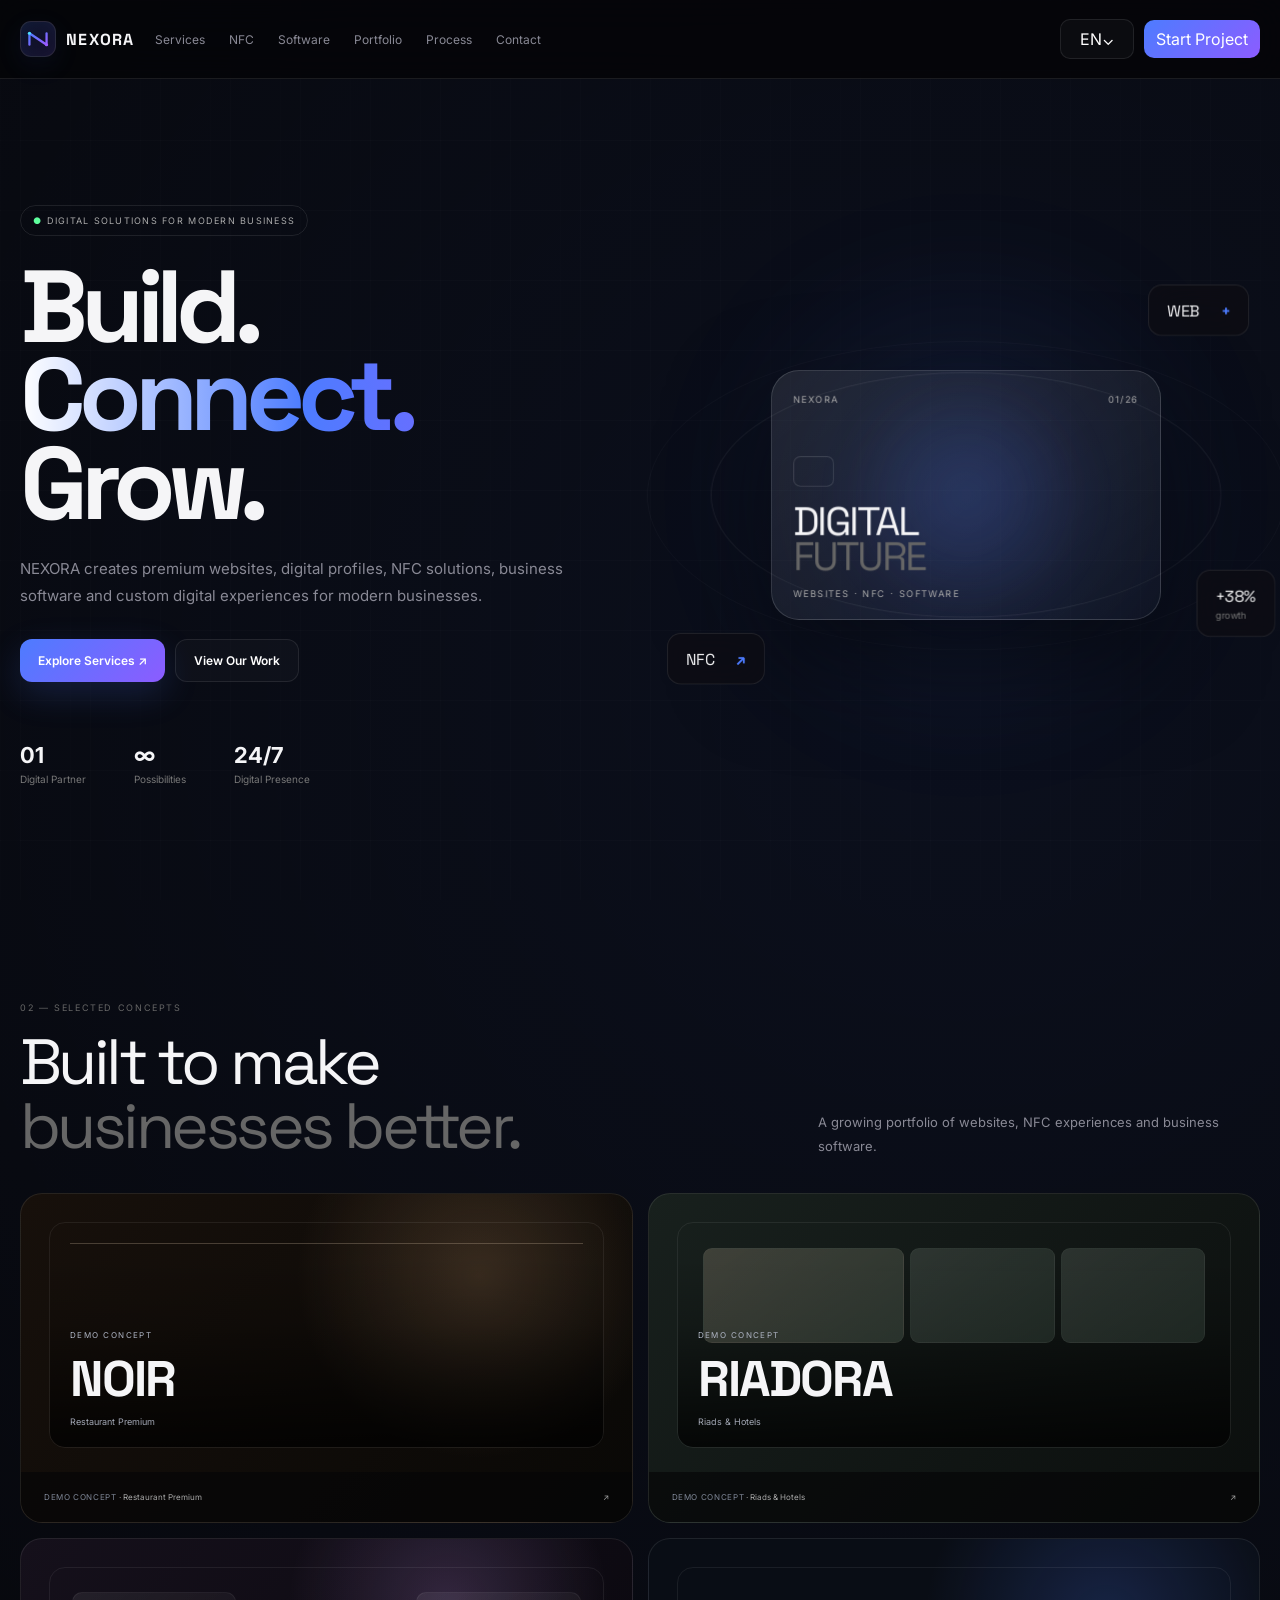
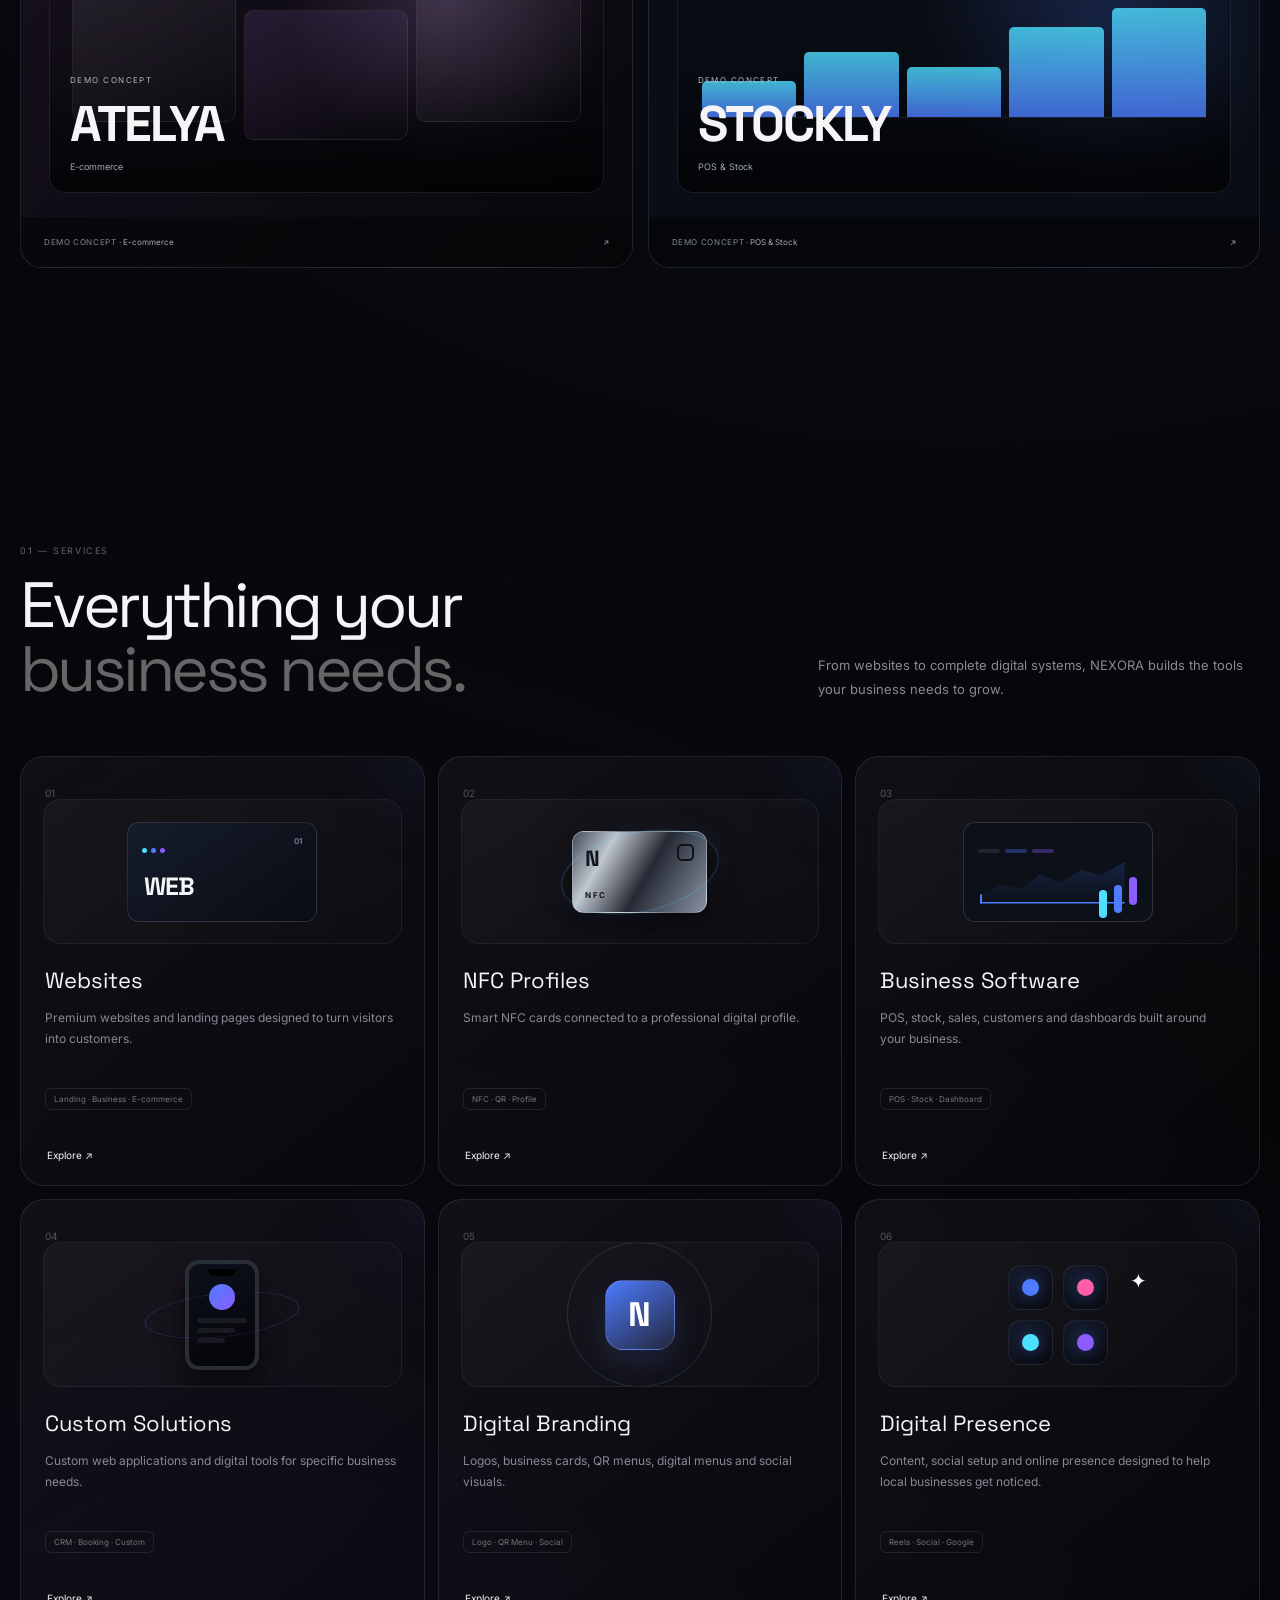
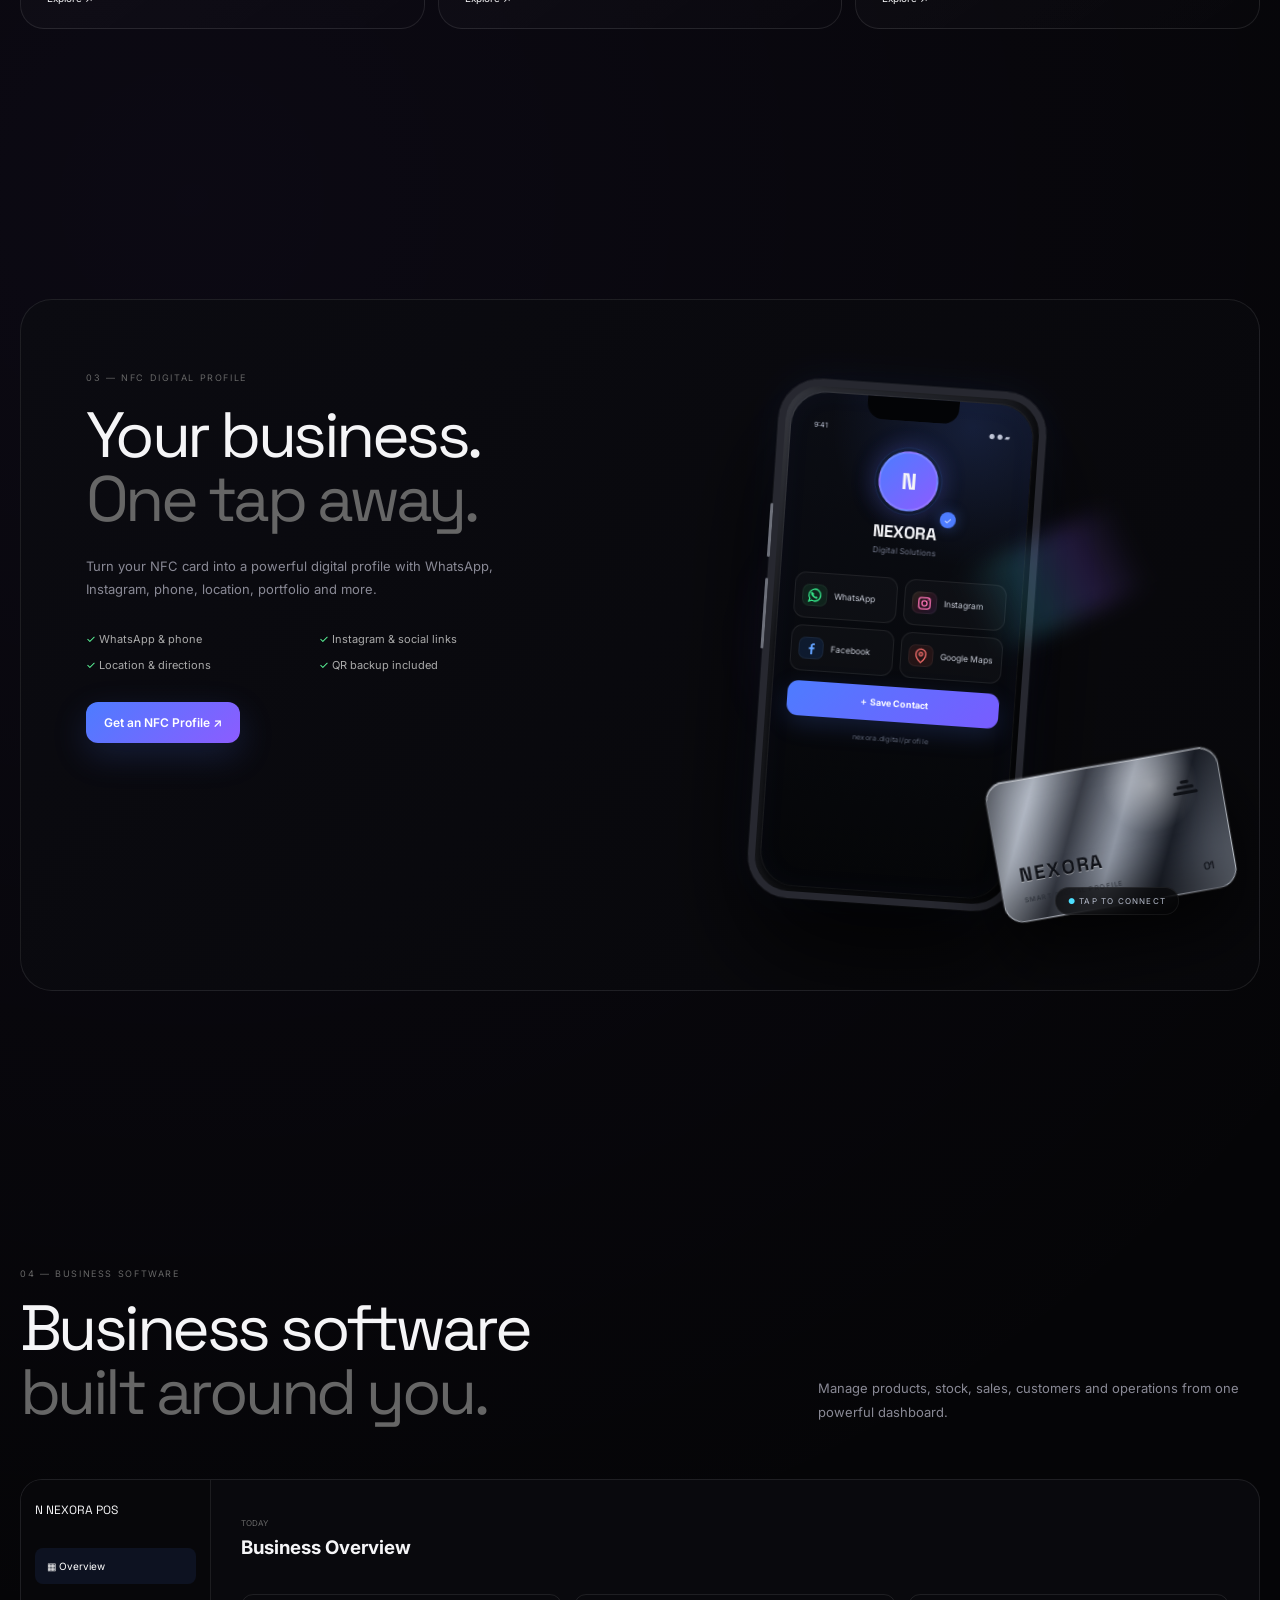
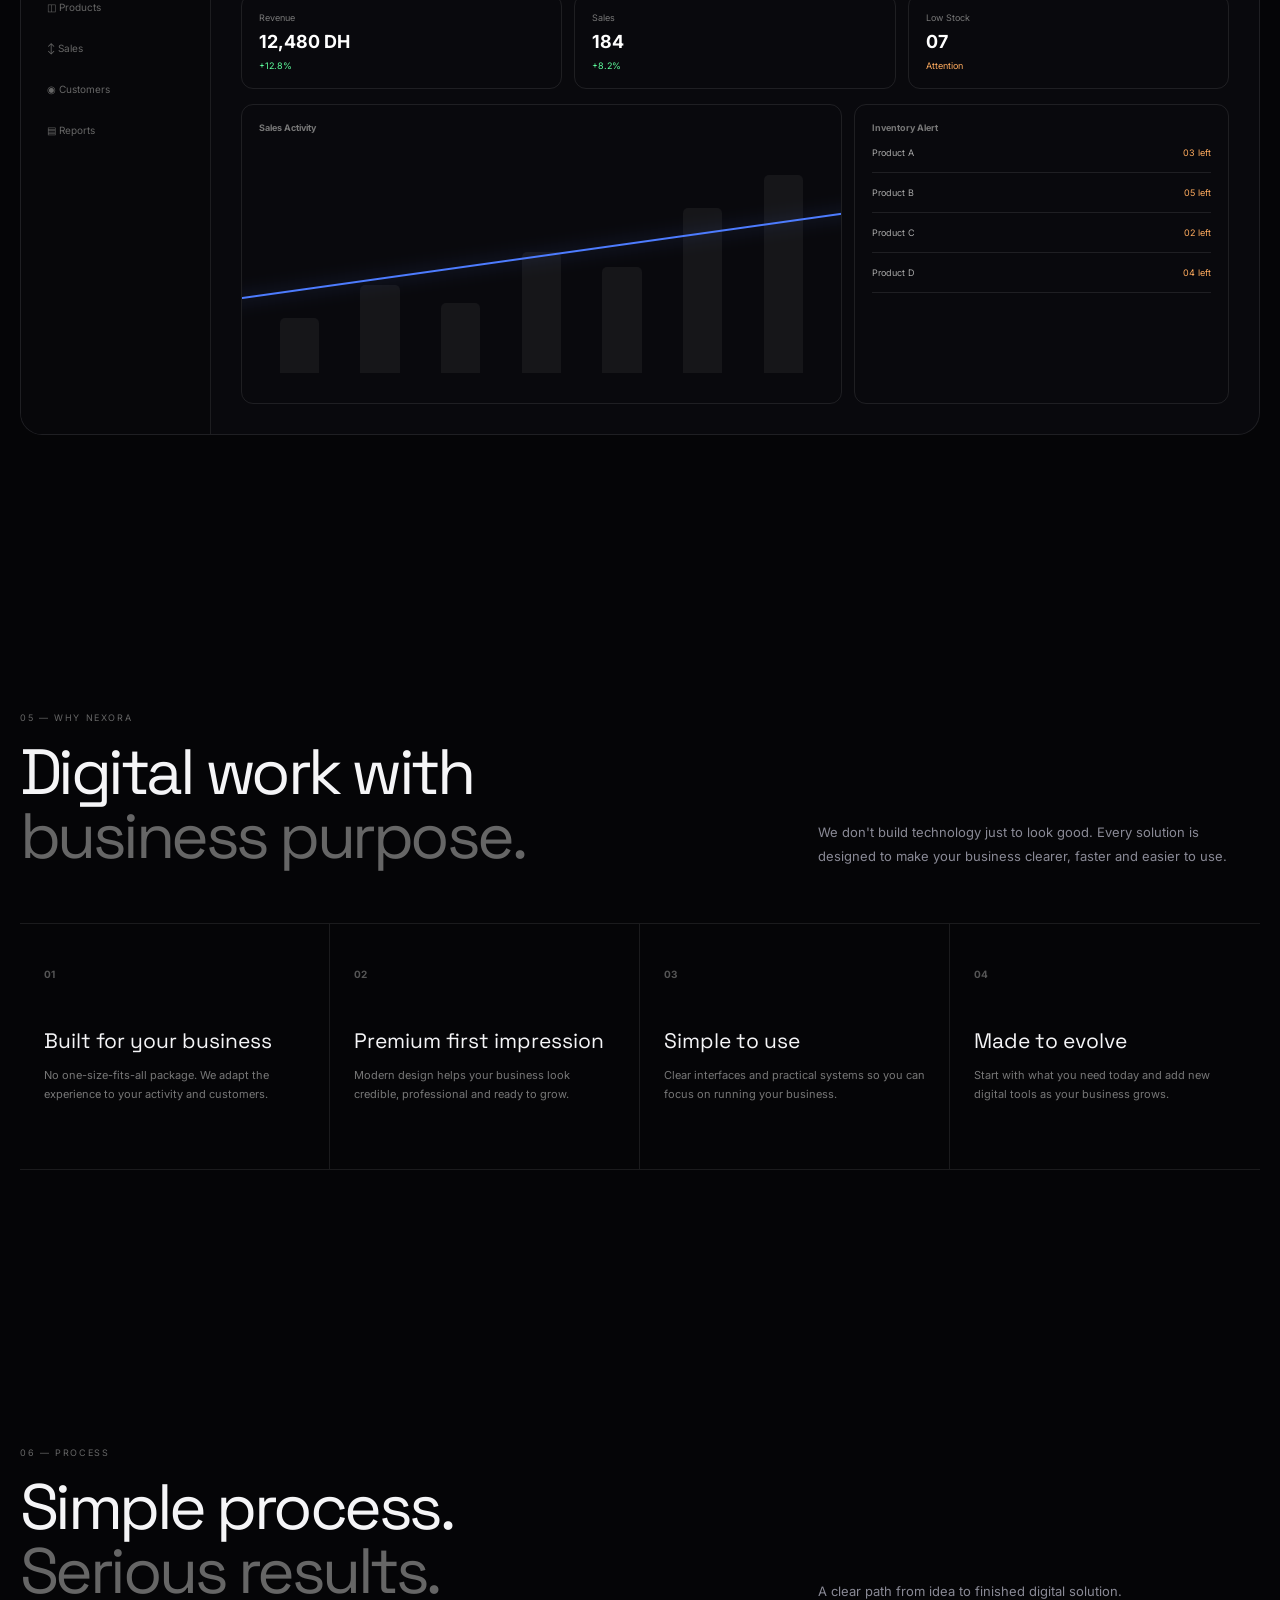
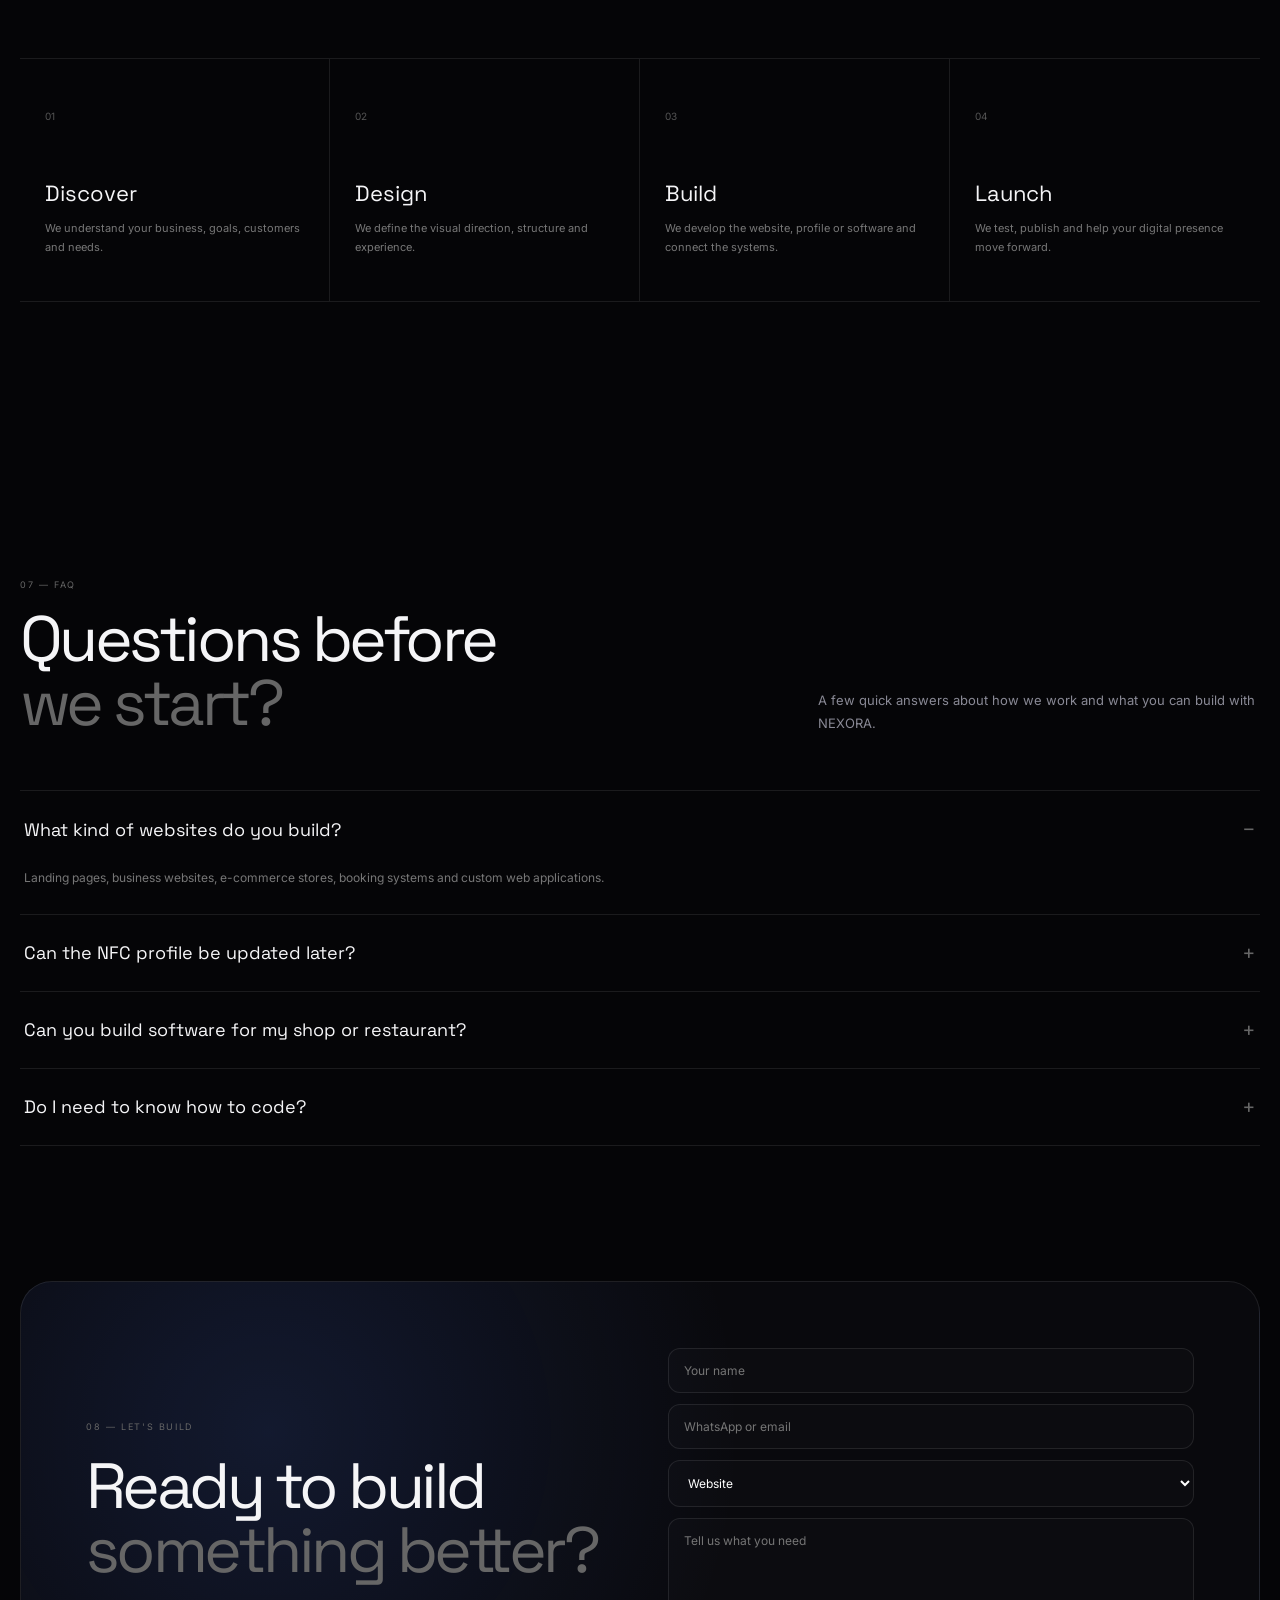
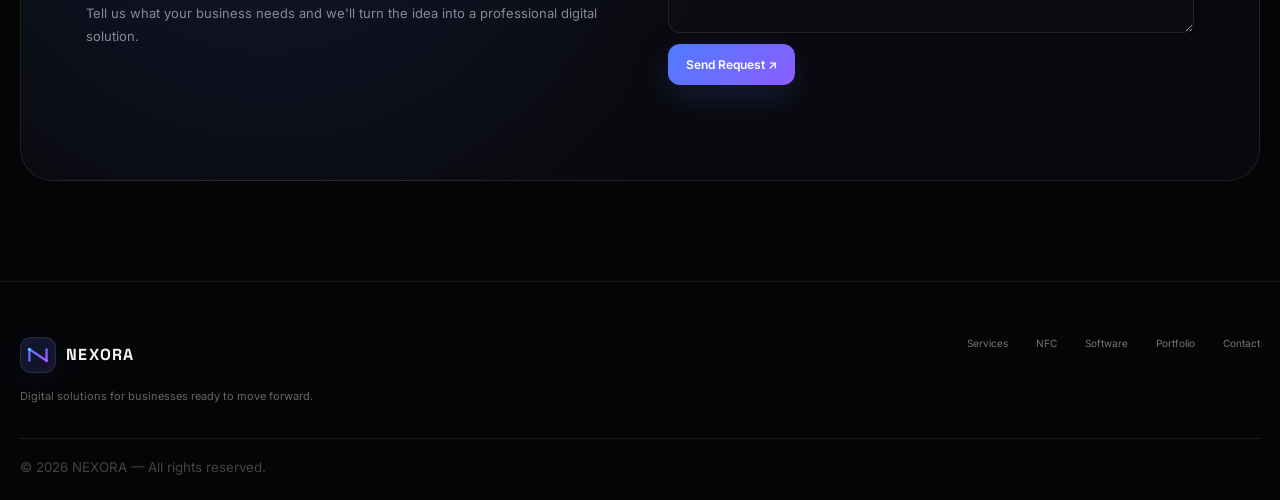
<file: index.html>
<!doctype html>
<html lang="en" dir="ltr">
<head>
<meta charset="UTF-8">
<meta name="viewport" content="width=device-width,initial-scale=1">
<meta name="description" content="NEXORA — Digital Solutions">
<title>NEXORA — Digital Solutions</title>
<link rel="preconnect" href="https://fonts.googleapis.com">
<link rel="preconnect" href="https://fonts.gstatic.com" crossorigin>
<link href="https://fonts.googleapis.com/css2?family=Inter:wght@400;500;600;700&family=Noto+Sans+Arabic:wght@400;500;600;700&family=Space+Grotesk:wght@500;600;700&display=swap" rel="stylesheet">
<link rel="stylesheet" href="style.css">
</head>
<body>
<header class="navbar">
  <div class="nav-inner">
    <a class="logo" href="#home" aria-label="NEXORA"><span class="logo-mark" aria-hidden="true"><svg viewBox="0 0 42 42" role="img"><defs><linearGradient id="nxg" x1="0" y1="0" x2="1" y2="1"><stop offset="0" stop-color="#4d7cff"/><stop offset="1" stop-color="#9b5cff"/></linearGradient></defs><path d="M9 29V13l24 16V13" fill="none" stroke="url(#nxg)" stroke-width="3.2" stroke-linecap="round" stroke-linejoin="round"/><circle cx="9" cy="13" r="2.2" fill="#4ddfff"/><circle cx="33" cy="29" r="2.2" fill="#9b5cff"/></svg></span><span>NEXORA</span></a>
    <nav class="nav-links">
      <a href="#services" data-i18n="nav_services">Services</a>
      <a href="#nfc" data-i18n="nav_nfc">NFC</a>
      <a href="#software" data-i18n="nav_software">Software</a>
      <a href="#work" data-i18n="nav_work">Portfolio</a>
      <a href="#process" data-i18n="nav_process">Process</a>
      <a href="#contact" data-i18n="nav_contact">Contact</a>
    </nav>
    <div class="nav-actions nav-controls">
      <div class="language">
        <button id="languageBtn" type="button">EN⌄</button>
        <div id="languageMenu" class="language-menu">
          <button type="button" data-lang="en">English</button>
          <button type="button" data-lang="fr">Français</button>
          <button type="button" data-lang="ar">العربية</button>
        </div>
      </div>
      <a class="nav-cta" href="#contact" data-i18n="start">Start Project</a>
      <button id="mobileMenu" class="mobile-menu" type="button" aria-label="Menu">☰</button>
    </div>
  </div>
  <nav id="mobileNav" class="mobile-nav">
    <a href="#services" data-i18n="nav_services">Services</a>
    <a href="#nfc" data-i18n="nav_nfc">NFC</a>
    <a href="#software" data-i18n="nav_software">Software</a>
    <a href="#work" data-i18n="nav_work">Portfolio</a>
    <a href="#process" data-i18n="nav_process">Process</a>
    <a href="#contact" data-i18n="nav_contact">Contact</a>
  </nav>
</header>

<main id="home">
  <section class="hero">
    <div class="grid"></div>
    <div class="hero-copy reveal">
      <small class="eyebrow">● <span data-i18n="hero_label">DIGITAL SOLUTIONS FOR MODERN BUSINESS</span></small>
      <h1><span data-i18n="hero1">Build.</span><em data-i18n="hero2">Connect.</em><span data-i18n="hero3">Grow.</span></h1>
      <p data-i18n="hero_text">NEXORA creates premium websites, digital profiles, NFC solutions, business software and custom digital experiences for modern businesses.</p>
      <div class="buttons">
        <a class="btn primary" href="#services" data-i18n="hero_btn1">Explore Services ↗</a>
        <a class="btn" href="#work" data-i18n="hero_btn2">View Our Work</a>
      </div>
      <div class="stats">
        <div><strong>01</strong><span data-i18n="stat1">Digital Partner</span></div>
        <div><strong>∞</strong><span data-i18n="stat2">Possibilities</span></div>
        <div><strong>24/7</strong><span data-i18n="stat3">Digital Presence</span></div>
      </div>
    </div>
    <div class="hero-art reveal">
      <div class="orb"></div><div class="ring r1"></div><div class="ring r2"></div>
      <div class="main-card">
        <div class="top"><span>NEXORA</span><span>01/26</span></div>
        <div class="chip"></div>
        <h3>DIGITAL<br><span>FUTURE</span></h3>
        <div class="bottom">WEBSITES · NFC · SOFTWARE</div>
      </div>
      <div class="float f1">WEB <b>+</b></div>
      <div class="float f2">NFC <b>↗</b></div>
      <div class="float f3">+38%<small data-i18n="growth">growth</small></div>
    </div>
  </section>

  <section class="section" id="work">
    <div class="heading reveal"><div><small data-i18n="work_label">02 — SELECTED CONCEPTS</small><h2 data-i18n="work_title">Selected digital<br><span>concepts & demos.</span></h2></div><p data-i18n="work_text">These portfolio visuals are demo concepts created to show the type of digital work NEXORA can deliver. They are not presented as client work.</p></div>
    <div class="portfolio portfolio-four">
      <article class="project concept-noir reveal"><div class="concept-screen"><small data-i18n="demo_label">DEMO CONCEPT</small><b>NOIR</b><span data-i18n="noir_sub">Restaurant Premium</span><div class="mock-nav"></div></div><footer><span><i data-i18n="demo_label">DEMO CONCEPT</i> · <span data-i18n="noir_sub">Restaurant Premium</span></span><span>↗</span></footer></article>
      <article class="project concept-riad reveal"><div class="concept-screen"><small data-i18n="demo_label">DEMO CONCEPT</small><b>RIADORA</b><span data-i18n="riad_sub">Riads & Hotels</span><div class="mock-gallery"><i></i><i></i><i></i></div></div><footer><span><i data-i18n="demo_label">DEMO CONCEPT</i> · <span data-i18n="riad_sub">Riads & Hotels</span></span><span>↗</span></footer></article>
      <article class="project concept-atelya reveal"><div class="concept-screen"><small data-i18n="demo_label">DEMO CONCEPT</small><b>ATELYA</b><span data-i18n="atelya_sub">E-commerce</span><div class="product-line"><i></i><i></i><i></i></div></div><footer><span><i data-i18n="demo_label">DEMO CONCEPT</i> · <span data-i18n="atelya_sub">E-commerce</span></span><span>↗</span></footer></article>
      <article class="project concept-stockly reveal"><div class="concept-screen"><small data-i18n="demo_label">DEMO CONCEPT</small><b>STOCKLY</b><span data-i18n="stockly_sub">POS & Stock</span><div class="mini-chart"><i></i><i></i><i></i><i></i><i></i></div></div><footer><span><i data-i18n="demo_label">DEMO CONCEPT</i> · <span data-i18n="stockly_sub">POS & Stock</span></span><span>↗</span></footer></article>
    </div>
  </section>

  <section class="section" id="services">
    <div class="heading reveal">
      <div><small data-i18n="services_label">01 — SERVICES</small><h2 data-i18n="services_title">Everything your<br><span>business needs.</span></h2></div>
      <p data-i18n="services_text">From websites to complete digital systems, NEXORA builds the tools your business needs to grow.</p>
    </div>
    <div class="cards six">
      <article class="service reveal"><i>01</i><div class="service-visual website-visual"><div class="visual-window"><i></i><i></i><i></i><span class="visual-word">WEB</span><b>01</b></div></div><h3 data-i18n="s1">Websites</h3><p data-i18n="s1t">Premium websites and landing pages designed to turn visitors into customers.</p><label data-i18n="s1l">Landing · Business · E-commerce</label><a href="#contact" data-i18n="explore">Explore ↗</a></article>
      <article class="service reveal"><i>02</i><div class="service-visual nfc-visual"><div class="visual-card"><span>N</span><b>NFC</b><i></i></div><div class="visual-wave"></div></div><h3 data-i18n="s2">NFC Profiles</h3><p data-i18n="s2t">Smart NFC cards connected to a professional digital profile.</p><label data-i18n="s2l">NFC · QR · Profile</label><a href="#nfc" data-i18n="explore">Explore ↗</a></article>
      <article class="service reveal"><i>03</i><div class="service-visual software-visual"><div class="visual-dashboard"><i></i><i></i><i></i><span></span><b></b></div></div><h3 data-i18n="s3">Business Software</h3><p data-i18n="s3t">POS, stock, sales, customers and dashboards built around your business.</p><label data-i18n="s3l">POS · Stock · Dashboard</label><a href="#software" data-i18n="explore">Explore ↗</a></article>
      <article class="service reveal"><i>04</i><div class="service-visual custom-visual"><div class="visual-phone"><i></i><b></b><b></b><b></b></div><div class="visual-orbit"></div></div><h3 data-i18n="s4">Custom Solutions</h3><p data-i18n="s4t">Custom web applications and digital tools for specific business needs.</p><label data-i18n="s4l">CRM · Booking · Custom</label><a href="#contact" data-i18n="explore">Explore ↗</a></article>
      <article class="service reveal"><i>05</i><div class="service-visual branding-visual"><div class="visual-cube"><span>N</span></div><div class="visual-ring"></div></div><h3 data-i18n="s5">Digital Branding</h3><p data-i18n="s5t">Logos, business cards, QR menus, digital menus and social visuals.</p><label data-i18n="s5l">Logo · QR Menu · Social</label><a href="#contact" data-i18n="explore">Explore ↗</a></article>
      <article class="service reveal"><i>06</i><div class="service-visual presence-visual"><div class="visual-social"><i></i><i></i><i></i><i></i></div><div class="visual-spark">✦</div></div><h3 data-i18n="s6">Digital Presence</h3><p data-i18n="s6t">Content, social setup and online presence designed to help local businesses get noticed.</p><label data-i18n="s6l">Reels · Social · Google</label><a href="#contact" data-i18n="explore">Explore ↗</a></article>
    </div>
  </section>

  <section class="section" id="nfc">
    <div class="nfc-box nfc-premium">
      <div class="nfc-copy reveal">
        <small data-i18n="nfc_label">03 — NFC DIGITAL PROFILE</small>
        <h2 data-i18n="nfc_title">Your business.<br><span>One tap away.</span></h2>
        <p data-i18n="nfc_text">Turn your NFC card into a powerful digital profile with WhatsApp, Instagram, phone, location, portfolio and more.</p>
        <ul>
          <li>✓ <span data-i18n="nf1">WhatsApp & phone</span></li><li>✓ <span data-i18n="nf2">Instagram & social links</span></li>
          <li>✓ <span data-i18n="nf3">Location & directions</span></li><li>✓ <span data-i18n="nf4">QR backup included</span></li>
        </ul>
        <a class="btn primary" href="https://wa.me/212699332502?text=Hello%20NEXORA%2C%20I%27m%20interested%20in%20an%20NFC%20digital%20profile." target="_blank" rel="noopener" data-i18n="nfc_btn">Get an NFC Profile ↗</a>
      </div>
      <div class="nfc-demo reveal" aria-label="NEXORA NFC product demonstration">
        <div class="nfc-glow"></div>
        <div class="phone realistic-phone">
          <div class="phone-side"></div><div class="notch"></div>
          <div class="phone-screen">
            <div class="statusbar"><span>9:41</span><span>● ● ▰</span></div>
            <div class="profile-head"><div class="avatar">N</div><b>NEXORA</b><small data-i18n="profile_sub">Digital Solutions</small><span class="verified">✓</span></div>
            <div class="profile-actions">
<button class="social wa" type="button" aria-label="WhatsApp"><span class="social-icon whatsapp-icon"><svg viewBox="0 0 24 24" aria-hidden="true"><path d="M20.5 11.4a8.3 8.3 0 0 1-12.2 7.3L4 20l1.4-4.1A8.3 8.3 0 1 1 20.5 11.4Z" fill="none" stroke="currentColor" stroke-width="1.8"/><path d="M9 8.2c.3-.4.6-.4.9-.1l1 1.4c.2.3.2.6 0 .9l-.6.6c.7 1.3 1.7 2.2 3 2.9l.6-.6c.3-.2.6-.2.9 0l1.4 1c.3.2.3.6.1.9-.5.7-1.2 1-2 .9-3.8-.5-7.2-3.9-7.7-7.7-.1-.8.2-1.5.9-2.1Z" fill="currentColor"/></svg></span><em data-i18n="whats">WhatsApp</em></button>
<button class="social ig" type="button" aria-label="Instagram"><span class="social-icon instagram-icon"><svg viewBox="0 0 24 24" aria-hidden="true"><rect x="4" y="4" width="16" height="16" rx="4" fill="none" stroke="currentColor" stroke-width="1.8"/><circle cx="12" cy="12" r="3.6" fill="none" stroke="currentColor" stroke-width="1.8"/><circle cx="17.2" cy="6.9" r="1" fill="currentColor"/></svg></span><em data-i18n="insta">Instagram</em></button>
<button class="social fb" type="button" aria-label="Facebook"><span class="social-icon facebook-icon"><svg viewBox="0 0 24 24" aria-hidden="true"><path d="M14 20v-7h2.4l.4-2.8H14V8.4c0-.8.2-1.3 1.4-1.3h1.5V4.6c-.3 0-1.1-.1-2.1-.1-2.1 0-3.5 1.3-3.5 3.6v2.1H9v2.8h2.3v7H14Z" fill="currentColor"/></svg></span><em data-i18n="facebook">Facebook</em></button>
<button class="social map" type="button" aria-label="Google Maps"><span class="social-icon maps-icon"><svg viewBox="0 0 24 24" aria-hidden="true"><path d="M12 21s7-6.1 7-12A7 7 0 0 0 5 9c0 5.9 7 12 7 12Z" fill="none" stroke="currentColor" stroke-width="1.8"/><circle cx="12" cy="9" r="2.4" fill="none" stroke="currentColor" stroke-width="1.8"/></svg></span><em data-i18n="maps">Google Maps</em></button>
</div>
            <button class="save-contact" type="button" data-i18n="save_contact">＋ Save Contact</button>
            <div class="profile-url">nexora.digital/profile</div>
          </div>
        </div>
        <div class="nfc-card metal-card">
          <div class="card-sheen"></div><div class="nfc-symbol"><span></span><span></span><span></span></div>
          <b>NEXORA</b><small data-i18n="smart_profile">SMART DIGITAL PROFILE</small><strong>01</strong>
        </div>
        <div class="tap-beam"></div><label>● <span data-i18n="tap">TAP TO CONNECT</span></label>
      </div>
    </div>
  </section>

  <section class="section" id="software">
    <div class="heading reveal">
      <div><small data-i18n="software_label">04 — BUSINESS SOFTWARE</small><h2 data-i18n="software_title">Business software<br><span>built around you.</span></h2></div>
      <p data-i18n="software_text">Manage products, stock, sales, customers and operations from one powerful dashboard.</p>
    </div>
    <div class="dashboard reveal">
      <aside><b>N NEXORA POS</b><span class="active" data-i18n="overview">▦ Overview</span><span data-i18n="products">◫ Products</span><span data-i18n="sales">↕ Sales</span><span data-i18n="customers">◉ Customers</span><span data-i18n="reports">▤ Reports</span></aside>
      <div class="dash-main">
        <header><small data-i18n="today">TODAY</small><h3 data-i18n="business_overview">Business Overview</h3></header>
        <div class="metrics"><div><span data-i18n="revenue">Revenue</span><strong>12,480 DH</strong><em>+12.8%</em></div><div><span data-i18n="sales_metric">Sales</span><strong>184</strong><em>+8.2%</em></div><div><span data-i18n="low_stock">Low Stock</span><strong>07</strong><em class="warn" data-i18n="attention">Attention</em></div></div>
        <div class="dash-grid"><div class="chart"><b data-i18n="sales_activity">Sales Activity</b><div class="bars"><i></i><i></i><i></i><i></i><i></i><i></i><i></i></div><div class="line"></div></div><div class="inventory"><b data-i18n="inventory_alert">Inventory Alert</b><p>Product A <em>03 <span data-i18n="left">left</span></em></p><p>Product B <em>05 <span data-i18n="left">left</span></em></p><p>Product C <em>02 <span data-i18n="left">left</span></em></p><p>Product D <em>04 <span data-i18n="left">left</span></em></p></div></div>
      </div>
    </div>
  </section>

  <section class="section why" id="why">
    <div class="heading reveal"><div><small data-i18n="why_label">05 — WHY NEXORA</small><h2 data-i18n="why_title">Digital work with<br><span>business purpose.</span></h2></div><p data-i18n="why_text">We don't build technology just to look good. Every solution is designed to make your business clearer, faster and easier to use.</p></div>
    <div class="why-grid">
      <article class="why-card reveal"><b>01</b><h3 data-i18n="why1">Built for your business</h3><p data-i18n="why1t">No one-size-fits-all package. We adapt the experience to your activity and customers.</p></article>
      <article class="why-card reveal"><b>02</b><h3 data-i18n="why2">Premium first impression</h3><p data-i18n="why2t">Modern design helps your business look credible, professional and ready to grow.</p></article>
      <article class="why-card reveal"><b>03</b><h3 data-i18n="why3">Simple to use</h3><p data-i18n="why3t">Clear interfaces and practical systems so you can focus on running your business.</p></article>
      <article class="why-card reveal"><b>04</b><h3 data-i18n="why4">Made to evolve</h3><p data-i18n="why4t">Start with what you need today and add new digital tools as your business grows.</p></article>
    </div>
  </section>

  <section class="section" id="process">
    <div class="heading reveal"><div><small data-i18n="process_label">06 — PROCESS</small><h2 data-i18n="process_title">Simple process.<br><span>Serious results.</span></h2></div><p data-i18n="process_text">A clear path from idea to finished digital solution.</p></div>
    <div class="steps"><article class="reveal"><i>01</i><h3 data-i18n="p1">Discover</h3><p data-i18n="p1t">We understand your business, goals, customers and needs.</p></article><article class="reveal"><i>02</i><h3 data-i18n="p2">Design</h3><p data-i18n="p2t">We define the visual direction, structure and experience.</p></article><article class="reveal"><i>03</i><h3 data-i18n="p3">Build</h3><p data-i18n="p3t">We develop the website, profile or software and connect the systems.</p></article><article class="reveal"><i>04</i><h3 data-i18n="p4">Launch</h3><p data-i18n="p4t">We test, publish and help your digital presence move forward.</p></article></div>
  </section>

  <section class="section faq-section" id="faq">
    <div class="heading reveal"><div><small data-i18n="faq_label">07 — FAQ</small><h2 data-i18n="faq_title">Questions before<br><span>we start?</span></h2></div><p data-i18n="faq_text">A few quick answers about how we work and what you can build with NEXORA.</p></div>
    <div class="faq-list reveal">
      <details open><summary data-i18n="q1">What kind of websites do you build?</summary><p data-i18n="a1">Landing pages, business websites, e-commerce stores, booking systems and custom web applications.</p></details>
      <details><summary data-i18n="q2">Can the NFC profile be updated later?</summary><p data-i18n="a2">Yes. The digital profile can be updated without changing the physical NFC card.</p></details>
      <details><summary data-i18n="q3">Can you build software for my shop or restaurant?</summary><p data-i18n="a3">Yes. We can design POS, stock, sales, customer and reporting systems around your workflow.</p></details>
      <details><summary data-i18n="q4">Do I need to know how to code?</summary><p data-i18n="a4">No. We handle the technical side and explain the important parts in simple language.</p></details>
    </div>
  </section>

  <section class="cta reveal" id="contact">
    <div class="cta-copy"><small data-i18n="cta_label">08 — LET'S BUILD</small><h2 data-i18n="cta_title">Ready to build<br><span>something better?</span></h2><p data-i18n="cta_text">Tell us what your business needs and we'll turn the idea into a professional digital solution.</p></div>
    <form id="contactForm" class="contact-form">
      <input id="name" name="name" type="text" required data-i18n-placeholder="name_ph" placeholder="Your name">
      <input id="contactInfo" name="contact" type="text" required data-i18n-placeholder="contact_ph" placeholder="WhatsApp or email">
      <select id="serviceChoice" name="service"><option value="website" data-i18n="opt_website">Website</option><option value="nfc" data-i18n="opt_nfc">NFC Profile</option><option value="software" data-i18n="opt_software">Business Software</option><option value="branding" data-i18n="opt_branding">Branding</option><option value="other" data-i18n="opt_other">Other</option></select>
      <textarea id="message" name="message" rows="4" data-i18n-placeholder="message_ph" placeholder="Tell us what you need"></textarea>
      <button class="btn primary" type="submit" data-i18n="send">Send Request ↗</button>
      <p id="formNote" class="form-note" aria-live="polite"></p>
    </form>
  </section>
</main>

<footer class="footer">
  <div><a class="logo" href="#home" aria-label="NEXORA"><span class="logo-mark" aria-hidden="true"><svg viewBox="0 0 42 42" role="img"><defs><linearGradient id="nxg" x1="0" y1="0" x2="1" y2="1"><stop offset="0" stop-color="#4d7cff"/><stop offset="1" stop-color="#9b5cff"/></linearGradient></defs><path d="M9 29V13l24 16V13" fill="none" stroke="url(#nxg)" stroke-width="3.2" stroke-linecap="round" stroke-linejoin="round"/><circle cx="9" cy="13" r="2.2" fill="#4ddfff"/><circle cx="33" cy="29" r="2.2" fill="#9b5cff"/></svg></span><span>NEXORA</span></a><p data-i18n="footer">Digital solutions for businesses ready to move forward.</p></div>
  <div class="foot-links"><a href="#services" data-i18n="nav_services">Services</a><a href="#nfc" data-i18n="nav_nfc">NFC</a><a href="#software" data-i18n="nav_software">Software</a><a href="#work" data-i18n="nav_work">Portfolio</a><a href="#contact" data-i18n="nav_contact">Contact</a></div>
  <small>© <span id="year">2026</span> NEXORA — <span data-i18n="rights">All rights reserved.</span></small>
</footer>

<script src="script.js"></script>
</body>
</html>
</file>
<file: style.css>
@import url('https://fonts.googleapis.com/css2?family=Inter:wght@400;500;600;700;800&family=Space+Grotesk:wght@400;500;600;700&display=swap');
:root{--bg:#050507;--panel:#0d0d13;--panel2:#101017;--text:#f5f5f7;--muted:#898995;--line:rgba(255,255,255,.09);--blue:#4d7cff;--purple:#8c5cff;--cyan:#4ddfff;--green:#5eff9d;--orange:#ffab5e;--max:1240px}*{box-sizing:border-box;margin:0;padding:0}html{scroll-behavior:smooth;scroll-padding-top:90px}body{background:radial-gradient(circle at 75% 8%,rgba(77,124,255,.09),transparent 25%),radial-gradient(circle at 15% 40%,rgba(140,92,255,.05),transparent 28%),var(--bg);color:var(--text);font-family:Inter,Arial,sans-serif;overflow-x:hidden}body:before{content:"";position:fixed;inset:0;pointer-events:none;z-index:-1;background-image:linear-gradient(rgba(255,255,255,.018) 1px,transparent 1px),linear-gradient(90deg,rgba(255,255,255,.018) 1px,transparent 1px);background-size:70px 70px;opacity:.55}a{text-decoration:none;color:inherit}button,input,select,textarea{font:inherit}button{cursor:pointer}.navbar{position:fixed;top:0;left:0;width:100%;z-index:1000;background:rgba(5,5,7,.78);backdrop-filter:blur(18px);border-bottom:1px solid var(--line)}.nav-inner{height:78px;width:min(var(--max),calc(100% - 40px));margin:auto;display:flex;align-items:center;justify-content:space-between;gap:20px}.logo{font-family:"Space Grotesk",sans-serif;font-weight:700;letter-spacing:.08em;display:flex;gap:10px;align-items:center}.logo b{width:32px;height:32px;border-radius:9px;display:grid;place-items:center;background:linear-gradient(135deg,var(--blue),var(--purple));color:#fff}.nav-links{display:flex;gap:24px;color:var(--muted);font-size:12px}.nav-links a{transition:.25s}.nav-links a:hover{color:#fff}.nav-actions{display:flex;align-items:center;gap:10px}.language{position:relative}.language button,.nav-cta{border:1px solid var(--line);background:rgba(255,255,255,.03);color:#fff;border-radius:10px;padding:9px 12px}.nav-cta{background:linear-gradient(135deg,var(--blue),var(--purple));border:0}.language-menu{display:none;position:absolute;right:0;top:44px;width:130px;background:#101017;border:1px solid var(--line);border-radius:12px;padding:6px;box-shadow:0 18px 45px #0008}.language-menu.show{display:block}.language-menu button{display:block;width:100%;border:0;background:transparent;text-align:left}.language-menu button:hover{background:rgba(255,255,255,.07)}.mobile-menu{display:none;background:none;border:0;color:#fff;font-size:24px}.mobile-nav{display:none}
.hero{min-height:100vh;width:min(var(--max),calc(100% - 40px));margin:auto;display:grid;grid-template-columns:1fr 1fr;align-items:center;gap:20px;padding-top:90px;position:relative}.grid{position:absolute;inset:0;background-image:linear-gradient(rgba(255,255,255,.025) 1px,transparent 1px),linear-gradient(90deg,rgba(255,255,255,.025) 1px,transparent 1px);background-size:70px 70px;opacity:.55}.hero-copy{position:relative;z-index:2}.eyebrow{display:inline-block;border:1px solid var(--line);border-radius:999px;padding:9px 12px;color:#aaa;font-size:9px;letter-spacing:.14em}.eyebrow:first-letter{color:var(--green)}.hero h1{font-family:"Space Grotesk",sans-serif;font-size:clamp(62px,8vw,108px);line-height:.86;letter-spacing:-.07em;margin:27px 0}.hero h1 span,.hero h1 em{display:block;font-style:normal}.hero h1 em{background:linear-gradient(90deg,#fff,var(--blue),var(--purple));background-clip:text;-webkit-background-clip:text;color:transparent}.hero-copy>p{max-width:590px;color:var(--muted);line-height:1.8;font-size:15px;margin-bottom:30px}.buttons{display:flex;gap:10px;flex-wrap:wrap}.btn{display:inline-flex;justify-content:center;align-items:center;padding:13px 18px;border-radius:12px;border:1px solid var(--line);font-size:12px;font-weight:600;background:rgba(255,255,255,.025);color:#fff;transition:.3s}.btn:hover{transform:translateY(-2px)}.btn.primary{border:0;background:linear-gradient(135deg,var(--blue),var(--purple));box-shadow:0 12px 35px rgba(77,124,255,.18)}.stats{display:flex;gap:48px;margin-top:60px}.stats div{display:flex;flex-direction:column;gap:5px}.stats strong{font-size:22px}.stats span{font-size:10px;color:#777}.hero-art{height:620px;display:grid;place-items:center;position:relative;perspective:1000px}.orb{position:absolute;width:340px;height:340px;border-radius:50%;background:var(--blue);filter:blur(90px);opacity:.13}.ring{position:absolute;border:1px solid rgba(255,255,255,.08);border-radius:50%;transform:rotateX(65deg)}.r1{width:520px;height:250px}.r2{width:650px;height:315px;transform:rotateX(65deg) rotateZ(30deg);opacity:.5}.main-card{width:390px;height:250px;border:1px solid rgba(255,255,255,.14);border-radius:28px;padding:25px;transform:rotateY(-18deg) rotateX(8deg) rotateZ(-5deg);animation:float 6s ease-in-out infinite;background:linear-gradient(145deg,rgba(255,255,255,.09),rgba(255,255,255,.02));box-shadow:0 40px 100px #0008;position:relative;z-index:3}.main-card .top,.main-card .bottom{display:flex;justify-content:space-between;font-size:9px;color:#aaa;letter-spacing:.14em}.chip{width:40px;height:30px;border:1px solid #ffffff25;border-radius:7px;margin-top:50px}.main-card h3{font:39px/.86 "Space Grotesk",sans-serif;letter-spacing:-.06em;margin-top:17px}.main-card h3 span{color:#666}.main-card .bottom{position:absolute;bottom:22px;left:25px;right:25px}.float{position:absolute;z-index:5;padding:14px 17px;border:1px solid var(--line);background:#0d0d13cc;backdrop-filter:blur(15px);border-radius:13px;font:15px "Space Grotesk",sans-serif}.float b{float:right;color:var(--blue);margin-left:20px}.f1{top:110px;right:25px;transform:rotate(8deg)}.f2{bottom:130px;left:10px;transform:rotate(-10deg)}.f3{right:0;bottom:175px;display:flex;flex-direction:column;color:#fff}.f3 small{font:9px Inter,sans-serif;color:#777;margin-top:4px}
.section{width:min(var(--max),calc(100% - 40px));margin:auto;padding:135px 0}.heading{display:grid;grid-template-columns:1.25fr .75fr;gap:60px;align-items:end;margin-bottom:55px}.heading small,.nfc-copy>small,.cta small{color:#666;font-size:9px;letter-spacing:.18em}.heading h2,.nfc-copy h2,.cta h2{font:clamp(40px,5vw,68px)/1 "Space Grotesk",sans-serif;letter-spacing:-.055em;margin-top:15px}.heading h2 span,.nfc-copy h2 span,.cta h2 span{color:#666}.heading>p,.nfc-copy>p,.cta-copy>p{color:var(--muted);line-height:1.8;font-size:13px}.cards{display:grid;grid-template-columns:repeat(4,1fr);gap:13px}.cards.six{grid-template-columns:repeat(3,1fr)}.service{min-height:360px;border:1px solid var(--line);border-radius:24px;padding:26px;background:linear-gradient(145deg,#ffffff0a,#ffffff02);position:relative;overflow:hidden;transition:.35s}.service:after{content:"";position:absolute;width:120px;height:120px;border-radius:50%;right:-70px;top:-70px;background:var(--blue);filter:blur(45px);opacity:.08}.service:hover{transform:translateY(-8px);border-color:#4d7cff55}.service>i{font-style:normal;color:#555;font-size:10px}.service>strong{display:block;font-size:38px;color:#aaa;margin:42px 0 22px}.service h3{font:22px "Space Grotesk",sans-serif}.service p{color:var(--muted);font-size:12px;line-height:1.75;margin:13px 0 17px}.service label{font-size:8px;color:#777;border:1px solid var(--line);padding:5px 8px;border-radius:6px}.service>a{position:absolute;bottom:24px;left:26px;font-size:10px}.nfc-box{border:1px solid var(--line);border-radius:32px;padding:65px;display:grid;grid-template-columns:.85fr 1.15fr;gap:40px;background:linear-gradient(135deg,#0b0b11,#07070a);overflow:hidden}.nfc-copy h2{margin:18px 0 24px}.nfc-copy h2 span{display:block}.nfc-copy ul{list-style:none;display:grid;grid-template-columns:1fr 1fr;gap:12px;margin:30px 0;color:#aaa;font-size:11px}.nfc-copy li:first-letter{color:var(--green)}.nfc-demo{min-height:500px;position:relative;display:grid;place-items:center}.phone{width:250px;height:490px;border:8px solid #17171d;border-radius:38px;background:#020204;box-shadow:0 40px 100px #000b;transform:rotate(7deg);z-index:2;text-align:center;padding:58px 18px}.notch{position:absolute;top:0;left:50%;transform:translateX(-50%);width:80px;height:20px;background:#111;border-radius:0 0 15px 15px}.avatar{width:62px;height:62px;margin:auto;border-radius:50%;display:grid;place-items:center;background:linear-gradient(135deg,var(--blue),var(--purple));font-weight:700;font-size:23px}.phone>b{display:block;margin-top:12px;font-family:"Space Grotesk",sans-serif}.phone>small{display:block;color:#777;margin-top:4px}.profile-links{display:grid;gap:9px;margin-top:35px}.profile-links span{padding:12px;border:1px solid var(--line);border-radius:10px;font-size:10px;text-align:left}.nfc-card{position:absolute;right:25px;bottom:80px;width:220px;height:130px;border:1px solid #ffffff28;border-radius:16px;background:linear-gradient(135deg,#171722,#08080c);padding:18px;transform:rotate(-13deg);z-index:4;box-shadow:0 30px 70px #000a}.nfc-card>span{display:grid;place-items:center;width:25px;height:25px;border-radius:6px;background:linear-gradient(135deg,var(--blue),var(--purple))}.nfc-card>b{position:absolute;bottom:30px;left:18px;font:15px "Space Grotesk",sans-serif}.nfc-card>small{position:absolute;bottom:16px;left:18px;font-size:6px;color:#777}.nfc-demo>label{position:absolute;right:0;top:80px;color:#777;font-size:8px;letter-spacing:.15em}.nfc-demo>label:first-letter{color:var(--cyan)}
.dashboard{display:grid;grid-template-columns:190px 1fr;border:1px solid var(--line);border-radius:22px;overflow:hidden;background:#09090d;min-height:540px}.dashboard aside{background:#07070a;border-right:1px solid var(--line);padding:22px 14px}.dashboard aside>b{font:12px "Space Grotesk",sans-serif;display:block;margin-bottom:30px}.dashboard aside span{display:block;color:#666;padding:12px;border-radius:8px;font-size:10px;margin-bottom:5px}.dashboard aside .active{background:#4d7cff18;color:#fff}.dash-main{padding:30px}.dash-main header small{font-size:8px;color:#666}.dash-main header h3{margin-top:6px}.metrics{display:grid;grid-template-columns:repeat(3,1fr);gap:12px;margin:35px 0 15px}.metrics div,.chart,.inventory{border:1px solid var(--line);border-radius:12px;padding:17px;color:#777;font-size:9px}.metrics strong{display:block;color:#fff;font-size:18px;margin:8px 0}.metrics em{font-style:normal;color:var(--green)}.metrics .warn{color:var(--orange)}.dash-grid{display:grid;grid-template-columns:1.6fr 1fr;gap:12px}.chart,.inventory{min-height:300px}.bars{height:220px;display:flex;align-items:end;justify-content:space-around;margin-top:20px}.bars i{width:7%;height:25%;background:#ffffff0d;border-radius:5px 5px 0 0}.bars i:nth-child(2){height:40%}.bars i:nth-child(3){height:32%}.bars i:nth-child(4){height:55%}.bars i:nth-child(5){height:48%}.bars i:nth-child(6){height:75%}.bars i:nth-child(7){height:90%}.chart{position:relative;overflow:hidden}.line{position:absolute;left:-5%;top:150px;width:110%;border-top:2px solid var(--blue);transform:rotate(-8deg);filter:drop-shadow(0 0 8px #4d7cff88)}.inventory p{display:flex;justify-content:space-between;border-bottom:1px solid var(--line);padding:14px 0;color:#aaa}.inventory em{color:var(--orange);font-style:normal}
.why-grid{display:grid;grid-template-columns:repeat(4,1fr);border-top:1px solid var(--line);border-bottom:1px solid var(--line)}.why-card{padding:38px 24px;border-right:1px solid var(--line);min-height:245px}.why-card:last-child{border-right:0}.why-card>b{font-size:10px;color:#555}.why-card h3{font:21px "Space Grotesk",sans-serif;margin:45px 0 12px}.why-card p{font-size:11px;line-height:1.75;color:#777}
.portfolio{display:grid;grid-template-columns:1fr 1fr;gap:15px}.project{min-height:280px;border:1px solid var(--line);border-radius:22px;overflow:hidden;background:#0d0d13;position:relative}.project.big{grid-column:span 2;min-height:380px;background:radial-gradient(circle at 70% 40%,#4d7cff44,transparent 35%),#09090d;display:grid;place-items:center}.project.big>div{width:70%;height:65%;border:1px solid #ffffff16;border-radius:15px;padding:30px}.project.big b{display:block;font:42px "Space Grotesk",sans-serif;margin-top:50px}.project>footer{position:absolute;bottom:0;left:0;right:0;padding:20px 23px;background:#050507aa;display:flex;justify-content:space-between;font-size:9px;color:#aaa}.nfc-project{display:grid;place-items:center;background:radial-gradient(circle,var(--purple),transparent 30%),#09090d}.nfc-project>div{font-size:40px}.mini-dash{width:70%;height:65%;border:1px solid var(--line);border-radius:13px;background:linear-gradient(90deg,#ffffff0a 48%,transparent 48%)}.pos-project{display:grid;place-items:center;background:radial-gradient(circle,var(--blue),transparent 30%),#09090d}.barber{padding:35px;background:linear-gradient(135deg,#14120f,#090807)}.barber>div{font:38px/.9 "Space Grotesk",sans-serif;position:absolute;bottom:70px}.restaurant{padding:35px;background:radial-gradient(circle at 70% 35%,#8c5cff44,transparent 30%),#0c0a10}.restaurant>div{font:45px/.85 "Space Grotesk",sans-serif;position:absolute;bottom:70px}
.steps{display:grid;grid-template-columns:repeat(4,1fr);border-top:1px solid var(--line);border-bottom:1px solid var(--line)}.steps article{padding:45px 25px;border-right:1px solid var(--line)}.steps article:last-child{border:0}.steps i{font-style:normal;color:#555;font-size:10px}.steps h3{font:22px "Space Grotesk",sans-serif;margin:55px 0 12px}.steps p{color:#777;font-size:11px;line-height:1.7}.faq-list{border-top:1px solid var(--line)}.faq-list details{border-bottom:1px solid var(--line);padding:0}.faq-list summary{list-style:none;cursor:pointer;padding:24px 4px;font:18px "Space Grotesk",sans-serif;display:flex;justify-content:space-between;align-items:center}.faq-list summary::-webkit-details-marker{display:none}.faq-list summary:after{content:"+";color:#666;font-size:22px}.faq-list details[open] summary:after{content:"−"}.faq-list p{max-width:780px;padding:0 4px 25px;color:#777;font-size:12px;line-height:1.8}
.cta{width:min(var(--max),calc(100% - 40px));margin:0 auto 100px;min-height:500px;border:1px solid var(--line);border-radius:32px;display:grid;grid-template-columns:1fr 1fr;gap:55px;align-items:center;padding:65px;background:radial-gradient(circle at 20% 30%,rgba(77,124,255,.14),transparent 45%),#09090d}.cta h2{margin:20px 0}.cta-copy>p{max-width:520px}.contact-form{display:grid;gap:11px}.contact-form input,.contact-form select,.contact-form textarea{width:100%;border:1px solid var(--line);background:#ffffff04;color:#fff;border-radius:12px;padding:14px 15px;outline:none;font-size:12px}.contact-form input:focus,.contact-form select:focus,.contact-form textarea:focus{border-color:#4d7cff88}.contact-form select option{background:#101017;color:#fff}.contact-form textarea{resize:vertical;min-height:115px}.contact-form .btn{border:0;width:max-content}.form-note{min-height:18px;color:var(--green);font-size:10px}.footer{border-top:1px solid var(--line);padding:55px max(20px,calc((100% - 1240px)/2)) 25px;display:grid;grid-template-columns:1fr auto;gap:35px}.footer p{color:#666;font-size:11px;margin-top:16px}.foot-links{display:flex;gap:28px;color:#777;font-size:10px}.foot-links a:hover{color:#fff}.footer>small{grid-column:1/-1;color:#444;border-top:1px solid var(--line);padding-top:20px}
.reveal{opacity:1;transform:none}.js-ready .reveal{opacity:0;transform:translateY(25px)}.js-ready .reveal.visible{opacity:1;transform:none}.reveal{transition:opacity .8s ease,transform .8s ease}@keyframes float{0%,100%{transform:rotateY(-18deg) rotateX(8deg) rotateZ(-5deg) translateY(0)}50%{transform:rotateY(-14deg) rotateX(5deg) rotateZ(-3deg) translateY(-18px)}}
html[dir=rtl]{direction:rtl}html[dir=rtl] .language-menu{right:auto;left:0}html[dir=rtl] .heading{text-align:right}html[dir=rtl] .service>a{left:auto;right:26px}html[dir=rtl] .profile-links span{text-align:right}html[dir=rtl] .dashboard aside{border-right:0;border-left:1px solid var(--line)}html[dir=rtl] .why-card{border-right:0;border-left:1px solid var(--line)}html[dir=rtl] .why-card:last-child{border-left:0}html[dir=rtl] .contact-form{text-align:right}
@media(max-width:1050px){.nav-links,.nav-cta{display:none}.mobile-menu{display:block}.hero{grid-template-columns:1fr;padding-top:130px}.hero-art{height:520px}.cards.six{grid-template-columns:1fr 1fr}.nfc-box{grid-template-columns:1fr}.steps{grid-template-columns:1fr 1fr}.steps article:nth-child(2){border-right:0}.dash-grid{grid-template-columns:1fr}.why-grid{grid-template-columns:1fr 1fr}.why-card:nth-child(2){border-right:0}.why-card:nth-child(3),html[dir=rtl] .why-card:nth-child(3){border-top:1px solid var(--line)}.portfolio{grid-template-columns:1fr}.project.big{grid-column:auto}.cta{grid-template-columns:1fr}}
@media(max-width:680px){.nav-inner,.hero,.section{width:calc(100% - 26px)}.nav-inner{height:70px}.mobile-nav{position:absolute;top:70px;left:13px;right:13px;background:#0b0b10;border:1px solid var(--line);border-radius:16px;padding:10px;box-shadow:0 20px 60px #0009}.mobile-nav.open{display:block}.mobile-nav a{display:block;padding:14px;border-radius:10px;color:#aaa;font-size:12px}.mobile-nav a:hover{background:#ffffff08;color:#fff}.hero{min-height:auto;padding-top:115px}.hero h1{font-size:64px}.hero-copy>p{font-size:13px}.hero-art{height:430px;transform:scale(.76);margin:-20px -40px;width:calc(100% + 80px)}.stats{gap:25px;margin-top:40px}.stats strong{font-size:18px}.section{padding:90px 0}.heading{grid-template-columns:1fr;gap:20px;margin-bottom:35px}.cards.six{grid-template-columns:1fr}.nfc-box{padding:35px 20px}.nfc-copy ul{grid-template-columns:1fr}.nfc-demo{transform:scale(.8);margin-left:-20px;width:calc(100% + 40px)}.dashboard{grid-template-columns:1fr}.dashboard aside{display:none}.dash-main{padding:18px}.metrics{grid-template-columns:1fr}.steps{grid-template-columns:1fr}.steps article{border-right:0;border-bottom:1px solid var(--line)}.why-grid{grid-template-columns:1fr}.why-card{border-right:0;border-bottom:1px solid var(--line)}html[dir=rtl] .why-card{border-left:0}.why-card:last-child{border-bottom:0}.portfolio{grid-template-columns:1fr}.project.big{min-height:300px}.project.big>div{width:82%}.project.big b{font-size:32px}.faq-list summary{font-size:15px}.cta{width:calc(100% - 26px);padding:35px 22px;grid-template-columns:1fr;gap:35px;margin-bottom:70px}.cta .btn{width:100%}.footer{grid-template-columns:1fr}.foot-links{flex-wrap:wrap}.footer>small{grid-column:1}.service{min-height:340px}}


/* =========================================================
   NEXORA V4 — 3D POLISH / CODEPEN SAFE OVERRIDES
   ========================================================= */
.hero-art{
  perspective:1100px;
  transform-style:preserve-3d;
  --mx:50%;
  --my:50%;
}
.hero-art::after{
  content:"";
  position:absolute;
  inset:8% 5%;
  pointer-events:none;
  border-radius:50%;
  background:radial-gradient(circle at var(--mx) var(--my),rgba(91,128,255,.18),transparent 34%);
  filter:blur(18px);
  transform:translateZ(20px);
}
.main-card{
  transform-style:preserve-3d;
  transform:rotateX(var(--rx,0deg)) rotateY(var(--ry,0deg));
  will-change:transform;
  transition:transform .18s ease-out;
}
.main-card .top,.main-card .chip,.main-card h3,.main-card .bottom{
  transform:translateZ(24px);
}
.float{transform:translateZ(55px);}
.orb{transform:translateZ(-40px);}
.ring{transform:translateZ(-20px);}
@media (hover:hover) and (pointer:fine){
  .hero-art:hover .float{filter:brightness(1.08);}
}
@media (prefers-reduced-motion:reduce){
  *,*::before,*::after{scroll-behavior:auto!important;animation-duration:.001ms!important;animation-iteration-count:1!important;transition-duration:.001ms!important;}
  .main-card{transform:none!important;}
}
\n\n/* =========================================================\n   NEXORA V5 — PREMIUM BRAND / NFC / PORTFOLIO POLISH\n   ========================================================= */\n.logo{gap:9px;letter-spacing:.12em}.logo-mark{width:36px;height:36px;display:grid;place-items:center;border-radius:11px;background:linear-gradient(145deg,rgba(77,124,255,.14),rgba(140,92,255,.12));border:1px solid rgba(255,255,255,.1);box-shadow:inset 0 0 20px rgba(77,124,255,.08),0 8px 28px rgba(77,124,255,.08)}.logo-mark svg{width:30px;height:30px;display:block}.logo:hover .logo-mark{box-shadow:inset 0 0 20px rgba(77,124,255,.14),0 0 28px rgba(77,124,255,.18)}\n.nfc-premium{position:relative}.nfc-demo{perspective:1200px;isolation:isolate}.nfc-glow{position:absolute;width:320px;height:320px;border-radius:50%;background:radial-gradient(circle,rgba(77,124,255,.28),rgba(140,92,255,.12) 35%,transparent 70%);filter:blur(18px);opacity:.8}.realistic-phone{position:relative;width:268px;height:520px;padding:0;transform:translate3d(10px,0,0) rotateY(var(--phone-ry,0deg)) rotateX(var(--phone-rx,0deg)) rotate(4deg);transform-style:preserve-3d;border:7px solid #272830;border-radius:42px;background:linear-gradient(145deg,#30323a,#0b0c10 38%,#050608);box-shadow:inset -5px 0 8px #0008,inset 4px 0 8px #ffffff12,0 45px 90px #000d,0 0 0 1px #ffffff12;transition:transform .25s ease}.realistic-phone:after{content:"";position:absolute;inset:5px;border-radius:35px;box-shadow:inset 0 0 0 1px #ffffff0b;pointer-events:none}.phone-side{position:absolute;left:-9px;top:120px;width:3px;height:54px;border-radius:3px;background:#6d707a;box-shadow:0 75px 0 #6d707a,0 92px 0 #6d707a}.notch{z-index:4;top:6px;background:#030406;width:92px;height:23px;border-radius:0 0 16px 16px}.phone-screen{position:absolute;inset:6px;border-radius:35px;background:radial-gradient(circle at 75% 5%,rgba(77,124,255,.16),transparent 28%),linear-gradient(180deg,#0b0d14,#050608);padding:28px 15px 16px;overflow:hidden}.statusbar{display:flex;justify-content:space-between;color:#bfc5d6;font-size:7px;padding:0 8px 12px}.profile-head{position:relative;text-align:center;padding-top:4px}.avatar{width:60px;height:60px;border:2px solid #ffffff22;box-shadow:0 0 28px rgba(77,124,255,.28);background:linear-gradient(135deg,#4d7cff,#8c5cff);font-family:"Space Grotesk",sans-serif}.profile-head>b{display:block;font:700 17px "Space Grotesk",sans-serif;margin-top:10px}.profile-head>small{display:block;color:#72788b;font-size:8px;margin-top:3px}.verified{position:absolute;right:56px;top:62px;width:16px;height:16px;border-radius:50%;display:grid;place-items:center;background:#4d7cff;font-size:9px;box-shadow:0 0 14px #4d7cff66}.profile-actions{display:grid;grid-template-columns:1fr 1fr;gap:7px;margin-top:22px}.social{border:1px solid #ffffff12;background:#ffffff06;color:#fff;border-radius:11px;padding:11px 7px;display:flex;align-items:center;gap:7px;font-size:8px;transition:.25s}.social span{width:22px;height:22px;display:grid;place-items:center;border-radius:7px;background:#ffffff0c;font-weight:700}.social em{font-style:normal;color:#c5c9d4}.social:hover{transform:translateY(-2px);border-color:#4d7cff55;background:#ffffff0b}.save-contact{width:100%;margin-top:10px;border:0;border-radius:11px;padding:11px;background:linear-gradient(135deg,#4d7cff,#795cff);color:#fff;font-size:9px;font-weight:700;box-shadow:0 8px 24px rgba(77,124,255,.18)}.profile-url{margin-top:13px;color:#5f6677;font-size:7px;letter-spacing:.04em}.metal-card{right:4px;bottom:58px;width:236px;height:142px;border-radius:18px;padding:18px;transform:rotateY(var(--card-ry,0deg)) rotateX(var(--card-rx,0deg)) rotate(-11deg) translateZ(70px);transform-style:preserve-3d;background:linear-gradient(115deg,#555a65 0%,#aeb5c1 17%,#333741 35%,#8f96a3 52%,#1b1f28 72%,#747b88 100%);border:1px solid #e6e9ee55;box-shadow:0 35px 70px #000c,0 0 0 1px #ffffff18,inset 0 1px 0 #ffffff80,inset 0 -18px 35px #0005;overflow:hidden;transition:transform .2s ease}.metal-card:before{content:"";position:absolute;inset:0;background:linear-gradient(125deg,transparent 20%,rgba(255,255,255,.42) 38%,transparent 48%);transform:translateX(-120%);animation:metalSheen 5.5s ease-in-out infinite}.card-sheen{position:absolute;inset:0;background:radial-gradient(circle at 70% 20%,#fff5,transparent 24%),linear-gradient(135deg,#ffffff10,transparent 55%);mix-blend-mode:screen}.nfc-symbol{position:absolute;right:18px;top:18px;width:30px;height:30px;display:flex;align-items:center;justify-content:center;gap:2px;transform:rotate(90deg);opacity:.9}.nfc-symbol span{display:block;width:3px;border-radius:3px;background:#0c0e13}.nfc-symbol span:nth-child(1){height:8px}.nfc-symbol span:nth-child(2){height:16px}.nfc-symbol span:nth-child(3){height:23px}.metal-card>b{position:absolute;left:18px;bottom:31px;font:700 18px "Space Grotesk",sans-serif;color:#101218;letter-spacing:.1em;text-shadow:0 1px #ffffff66}.metal-card>small{position:absolute;left:19px;bottom:16px;color:#272b33;font-size:6px;letter-spacing:.16em}.metal-card>strong{position:absolute;right:18px;bottom:15px;color:#171a21;font:700 10px "Space Grotesk",sans-serif}.tap-beam{position:absolute;width:170px;height:90px;right:55px;top:170px;background:linear-gradient(90deg,transparent,rgba(77,223,255,.18),rgba(140,92,255,.2),transparent);filter:blur(10px);transform:rotate(-25deg);animation:tapBeam 2.8s ease-in-out infinite}.nfc-demo>label{top:auto;right:15px;bottom:18px;padding:8px 12px;border:1px solid #ffffff10;border-radius:99px;background:#050507aa;backdrop-filter:blur(10px);color:#b5bbca;z-index:8}.nfc-demo>label:first-letter{color:var(--cyan)}\n@keyframes metalSheen{0%,42%{transform:translateX(-120%)}62%,100%{transform:translateX(120%)}}@keyframes tapBeam{0%,100%{opacity:.2;transform:translate(-15px,-5px) rotate(-25deg)}50%{opacity:.8;transform:translate(10px,6px) rotate(-25deg)}}\n.portfolio-four{grid-template-columns:repeat(2,1fr)}.portfolio-four .project{min-height:330px}.concept-screen{position:absolute;inset:28px 28px 74px;border:1px solid #ffffff12;border-radius:16px;padding:20px;overflow:hidden;display:flex;flex-direction:column;justify-content:flex-end}.concept-screen:before{content:"";position:absolute;inset:0;background:linear-gradient(180deg,transparent 15%,rgba(0,0,0,.15) 45%,rgba(0,0,0,.75));pointer-events:none}.concept-screen small,.concept-screen b,.concept-screen>span{position:relative;z-index:2}.concept-screen small{font-size:8px;letter-spacing:.18em;color:#aeb4c3}.concept-screen b{font:700 clamp(30px,4vw,50px) "Space Grotesk",sans-serif;letter-spacing:-.04em;margin-top:7px}.concept-screen>span{font-size:9px;color:#a2a7b4;margin-top:5px}.concept-noir{background:radial-gradient(circle at 75% 25%,#8b6a4b55,transparent 35%),linear-gradient(135deg,#17100b,#090806)}.concept-screen .mock-nav{position:absolute;left:20px;right:20px;top:20px;height:1px;background:#d9c2a744}.concept-riad{background:linear-gradient(135deg,#18201d,#0b0e0d)}.mock-gallery{position:absolute;inset:25px 25px auto;height:95px;display:grid;grid-template-columns:1.4fr 1fr 1fr;gap:6px;opacity:.65}.mock-gallery i{border-radius:9px;background:linear-gradient(145deg,#8c9b8f55,#29352e);border:1px solid #ffffff10}.mock-gallery i:first-child{background:linear-gradient(145deg,#d4c1a755,#38443b)}.concept-atelya{background:radial-gradient(circle at 70% 20%,#d5a0ff2e,transparent 32%),linear-gradient(135deg,#15101b,#09070d)}.product-line{position:absolute;top:24px;left:22px;right:22px;display:flex;gap:8px}.product-line i{height:130px;flex:1;border-radius:10px;background:linear-gradient(145deg,#ffffff12,#ffffff03);border:1px solid #ffffff10}.product-line i:nth-child(2){transform:translateY(18px);background:linear-gradient(145deg,#b888ff20,#ffffff03)}.concept-stockly{background:radial-gradient(circle at 75% 25%,#4d7cff35,transparent 35%),#090d15}.mini-chart{position:absolute;top:30px;left:24px;right:24px;height:120px;display:flex;align-items:end;gap:8px;border-bottom:1px solid #ffffff15}.mini-chart i{flex:1;border-radius:5px 5px 0 0;background:linear-gradient(180deg,#4ddfff,#4d7cff);height:var(--h,50%);opacity:.8}.mini-chart i:nth-child(1){height:30%}.mini-chart i:nth-child(2){height:55%}.mini-chart i:nth-child(3){height:42%}.mini-chart i:nth-child(4){height:76%}.mini-chart i:nth-child(5){height:92%}.portfolio-four .project>footer{font-size:8px}.portfolio-four .project>footer i{font-style:normal;color:#7f8797;letter-spacing:.08em}\nhtml[dir="rtl"] .nav-links{direction:rtl}html[dir="rtl"] .profile-actions,html[dir="rtl"] .statusbar{direction:ltr}html[dir="rtl"] .nfc-demo>label{right:auto;left:15px}html[dir="rtl"] .service>a{left:auto;right:26px}html[dir="rtl"] .language-menu{right:auto;left:0}.language-menu button{text-align:inherit}\n@media(max-width:680px){.logo-mark{width:33px;height:33px}.nfc-demo{min-height:540px;transform:none;margin:0;width:100%;overflow:visible}.realistic-phone{width:226px;height:450px;transform:rotate(3deg) scale(.88)}.metal-card{width:205px;height:123px;right:-4px;bottom:58px;transform:rotate(-9deg) scale(.9)}.tap-beam{right:45px;top:190px}.nfc-demo>label{right:50%;transform:translateX(50%);bottom:0;white-space:nowrap}.portfolio-four{grid-template-columns:1fr}.portfolio-four .project{min-height:290px}.concept-screen{inset:22px 22px 65px}.concept-screen b{font-size:34px}}\n@media(prefers-reduced-motion:reduce){.metal-card,.realistic-phone{transition:none!important}.metal-card:before,.tap-beam{animation:none!important}}\n
/* =========================================================
   NEXORA V6 — MOBILE NFC PROFILE + EARLY PORTFOLIO POLISH
   ========================================================= */
.profile-actions .social{min-height:48px;padding:8px 8px;gap:8px;justify-content:flex-start}
.social-icon{width:25px;height:25px;min-width:25px;display:grid;place-items:center;border-radius:8px;background:rgba(255,255,255,.055);color:#dce2ef;box-shadow:inset 0 0 0 1px rgba(255,255,255,.05)}
.social-icon svg{width:17px;height:17px;display:block}
.social.wa .social-icon{color:#35e88b;background:rgba(37,211,102,.10)}
.social.ig .social-icon{color:#ff74b8;background:linear-gradient(135deg,rgba(255,190,92,.12),rgba(225,48,108,.12),rgba(131,58,180,.14))}
.social.fb .social-icon{color:#62a2ff;background:rgba(24,119,242,.12)}
.social.map .social-icon{color:#ff716f;background:rgba(234,67,53,.10)}
.social em{font-size:8.5px;white-space:nowrap}
.profile-head .avatar{position:relative}
.profile-head .avatar:after{content:"";position:absolute;inset:-6px;border-radius:50%;border:1px solid rgba(77,124,255,.16);box-shadow:0 0 24px rgba(140,92,255,.12)}
.realistic-phone{box-shadow:inset -5px 0 8px #0008,inset 4px 0 8px #ffffff12,0 55px 110px #000d,0 0 0 1px #ffffff12,0 0 45px rgba(77,124,255,.08)}
.phone-screen{box-shadow:inset 0 0 28px rgba(77,124,255,.035)}
.nfc-demo{min-height:560px;overflow:visible}
.metal-card{width:218px;height:132px;right:0;bottom:45px;transform:rotateY(var(--card-ry,0deg)) rotateX(var(--card-rx,0deg)) rotate(-10deg) translate3d(8px,8px,90px);}
.nfc-demo>label{z-index:10;bottom:10px}
.tap-beam{z-index:3;pointer-events:none}
.portfolio-four{margin-top:8px}
.portfolio-four .project{min-height:315px}
.portfolio-four .project:hover{transform:translateY(-7px);border-color:rgba(77,124,255,.28);transition:.35s ease}
@media(max-width:680px){
  .nfc-demo{min-height:575px}
  .realistic-phone{width:226px;height:454px;transform:rotate(3deg) scale(.9)}
  .metal-card{width:196px;height:118px;right:-2px;bottom:52px;transform:rotate(-9deg) translate3d(7px,5px,80px)}
  .metal-card>b{font-size:16px;bottom:28px}
  .metal-card>small{font-size:5.5px;bottom:14px}
  .metal-card>strong{font-size:9px;bottom:13px}
  .nfc-demo>label{bottom:2px}
  .portfolio-four .project{min-height:285px}
}


/* =========================================================
   NEXORA V7 — MOBILE HEADER / 3D SERVICE VISUALS / NFC FIX
   ========================================================= */
.nav-inner{direction:ltr;min-width:0}
.logo{flex:0 0 auto;white-space:nowrap}
.nav-controls{margin-left:auto;flex:0 0 auto;min-width:0}
.nav-actions{direction:ltr}
.language{z-index:20;flex:0 0 auto}
.language button{min-width:74px;white-space:nowrap}
.language-menu{right:0;left:auto;direction:ltr}
.mobile-menu{flex:0 0 auto;width:44px;height:44px;border:1px solid var(--line);border-radius:11px;background:rgba(255,255,255,.03);display:none;line-height:1}
html[dir="rtl"] .nav-inner{direction:ltr}
html[dir="rtl"] .nav-actions{direction:ltr}
html[dir="rtl"] .language-menu{right:0;left:auto;direction:rtl}

/* Services: visual first, not just symbols */
.service{padding:24px;min-height:430px}
.service>strong{display:none}
.service-visual{height:145px;position:relative;margin:-2px -2px 22px;display:grid;place-items:center;perspective:700px;overflow:hidden;border-radius:18px;background:radial-gradient(circle at 50% 50%,rgba(77,124,255,.12),transparent 65%),rgba(255,255,255,.018);border:1px solid rgba(255,255,255,.055)}
.service-visual:after{content:"";position:absolute;inset:auto 15% 8px;height:18px;border-radius:50%;background:rgba(0,0,0,.5);filter:blur(12px)}
.visual-window{width:190px;height:105px;border:1px solid rgba(255,255,255,.18);border-radius:12px;background:linear-gradient(145deg,#182033,#080b13);box-shadow:0 24px 45px #0008,0 0 30px rgba(77,124,255,.12);transform:rotateX(55deg) rotateZ(-8deg);position:relative;padding:14px}
.visual-window i{display:inline-block;width:5px;height:5px;border-radius:50%;background:#4ddfff;margin-right:4px}.visual-window i:nth-child(2){background:#4d7cff}.visual-window i:nth-child(3){background:#8c5cff}.visual-word{position:absolute;left:16px;bottom:19px;font:700 25px "Space Grotesk";letter-spacing:-.05em}.visual-window b{position:absolute;right:14px;top:13px;font-size:8px;color:#68748e}
.visual-card{width:135px;height:82px;border-radius:12px;background:linear-gradient(120deg,#444b58,#c1c7d0 25%,#242934 55%,#8a93a2);border:1px solid #ffffff55;box-shadow:0 25px 45px #000a,inset 0 1px #fff8;transform:rotateX(52deg) rotateY(-18deg) rotateZ(-9deg);position:relative;padding:12px;color:#11151d}.visual-card span{font:700 22px "Space Grotesk"}.visual-card b{position:absolute;left:12px;bottom:12px;font-size:8px;letter-spacing:.15em}.visual-card i{position:absolute;right:12px;top:12px;width:17px;height:17px;border:2px solid #111;border-radius:5px}.visual-wave{position:absolute;width:160px;height:80px;border:1px solid rgba(77,223,255,.22);border-radius:50%;transform:rotate(-20deg);box-shadow:0 0 25px rgba(77,124,255,.1)}
.visual-dashboard{width:190px;height:104px;border:1px solid rgba(255,255,255,.14);border-radius:12px;background:linear-gradient(145deg,#121827,#070a10);box-shadow:0 24px 45px #0008;transform:rotateX(52deg) rotateZ(5deg);position:relative;padding:14px}.visual-dashboard i{display:inline-block;width:22px;height:4px;border-radius:4px;background:#ffffff16;margin-right:5px}.visual-dashboard i:nth-child(2){background:#4d7cff55}.visual-dashboard i:nth-child(3){background:#8c5cff55}.visual-dashboard span{position:absolute;left:16px;bottom:17px;width:145px;height:42px;border-left:2px solid #4d7cff;border-bottom:2px solid #4d7cff;clip-path:polygon(0 80%,15% 55%,28% 65%,42% 30%,55% 50%,70% 20%,84% 32%,100% 0,100% 100%,0 100%);background:linear-gradient(180deg,rgba(77,124,255,.18),transparent)}.visual-dashboard b{position:absolute;right:15px;bottom:16px;width:8px;height:28px;background:#8c5cff;border-radius:4px;box-shadow:-15px 8px 0 #4d7cff,-30px 13px 0 #4ddfff}
.visual-phone{width:74px;height:110px;border:4px solid #292d36;border-radius:14px;background:linear-gradient(160deg,#0c101b,#040508);box-shadow:0 20px 35px #000b;transform:rotateY(-18deg) rotateZ(6deg);padding:20px 8px 8px;position:relative}.visual-phone:before{content:"";position:absolute;top:5px;left:50%;transform:translateX(-50%);width:27px;height:7px;border-radius:0 0 6px 6px;background:#000}.visual-phone i{display:block;width:26px;height:26px;border-radius:50%;margin:0 auto 8px;background:linear-gradient(135deg,#4d7cff,#8c5cff)}.visual-phone b{display:block;height:5px;border-radius:5px;background:#ffffff12;margin:5px 0}.visual-phone b:nth-of-type(2){width:75%}.visual-phone b:nth-of-type(3){width:55%}.visual-orbit{position:absolute;width:160px;height:90px;border:1px solid rgba(140,92,255,.28);border-radius:50%;transform:rotateX(62deg) rotateZ(-18deg)}
.visual-cube{width:70px;height:70px;border-radius:15px;background:linear-gradient(145deg,#4d7cff,#171a2b 60%,#8c5cff);box-shadow:20px 20px 45px #000a,0 0 40px rgba(77,124,255,.18);transform:rotateX(55deg) rotateY(-25deg) rotateZ(8deg);display:grid;place-items:center;border:1px solid #ffffff22}.visual-cube span{font:700 34px "Space Grotesk";color:#fff}.visual-ring{position:absolute;width:145px;height:145px;border:1px solid rgba(77,223,255,.16);border-radius:50%;transform:rotateX(65deg)}
.visual-social{display:grid;grid-template-columns:repeat(2,45px);gap:10px;transform:rotateX(50deg) rotateZ(-7deg);position:relative;z-index:2}.visual-social i{width:45px;height:45px;border-radius:13px;border:1px solid #ffffff14;background:linear-gradient(145deg,#151b2b,#090b11);box-shadow:0 15px 25px #0008;position:relative}.visual-social i:after{content:"";position:absolute;inset:13px;border-radius:50%;background:#4d7cff;box-shadow:0 0 15px #4d7cff66}.visual-social i:nth-child(2):after{background:#ff5da8}.visual-social i:nth-child(3):after{background:#4ddfff}.visual-social i:nth-child(4):after{background:#8c5cff}.visual-spark{position:absolute;right:25%;top:18%;font-size:20px;color:#fff;text-shadow:0 0 20px #8c5cff}
.service h3{font-size:22px}.service p{min-height:62px}

/* Portfolio is intentionally moved directly after hero */
#work{padding-top:95px}
#work .heading{margin-bottom:35px}
.portfolio-four .project{min-height:330px}

/* Hero card: centered on narrow screens, never clipped */
@media(max-width:1050px){.mobile-menu{display:grid;place-items:center}.nav-inner{gap:10px}.nav-controls{gap:8px}.language button{min-width:70px}.nav-actions .nav-cta{display:none}}
@media(max-width:680px){
  .nav-inner{width:calc(100% - 20px);height:70px;gap:8px}
  .logo{font-size:14px;gap:7px}
  .logo-mark{width:34px;height:34px}
  .nav-controls{gap:7px}
  .language button{height:42px;padding:8px 10px;min-width:68px}
  .mobile-menu{display:grid;width:42px;height:42px;font-size:22px}
  .language-menu{top:49px;width:138px}
  .hero-art{height:410px;transform:none;margin:0;width:100%;overflow:visible}
  .main-card{width:330px;height:215px;border-radius:22px;padding:20px;transform:rotateY(-13deg) rotateX(5deg) rotateZ(-4deg);}
  .main-card .chip{margin-top:35px;width:34px;height:25px}.main-card h3{font-size:33px;margin-top:13px}.main-card .bottom{left:20px;right:20px;bottom:17px}
  .f1{top:45px;right:4px;transform:rotate(6deg) scale(.9)}.f2{left:2px;bottom:70px;transform:rotate(-7deg) scale(.9)}.f3{right:8px;bottom:30px;transform:scale(.9)}
  .ring.r1{width:360px;height:180px}.ring.r2{width:430px;height:210px}.orb{width:260px;height:260px}
  .service{min-height:420px}.service-visual{height:138px}
  .nfc-box{padding:30px 16px}.nfc-demo{min-height:610px}
  .realistic-phone{width:230px;height:462px;transform:rotate(2deg) scale(.9)}
  .metal-card{width:210px;height:126px;right:50%;bottom:48px;transform:translateX(50%) rotate(-8deg) translateZ(80px)}
  .metal-card>b{font-size:16px}.metal-card>small{font-size:5.5px}.tap-beam{right:50%;transform:translateX(50%) rotate(-25deg);top:210px}
  .nfc-demo>label{right:50%;left:auto;transform:translateX(50%);bottom:2px}
  .dashboard{min-height:0}.dash-main{padding:16px}.metrics{gap:8px}.metrics div{padding:14px}.chart,.inventory{min-height:245px}.bars{height:165px}
}
@media(max-width:380px){.logo>span:last-child{display:none}.main-card{width:305px}.realistic-phone{width:218px}.metal-card{width:198px}}

/* =========================================================
   NEXORA V8 — RESPONSIVE FIRST / OPTIONAL 3D SERVICES
   ========================================================= */

/* Keep the main site fluid on every screen. 3D remains reserved for hero/NFC;
   service visuals are intentionally clean and mostly flat. */
html,body{width:100%;max-width:100%;overflow-x:hidden}
img,svg,video{max-width:100%;height:auto}
.navbar{width:100vw;max-width:100%;left:0;right:0}
.nav-inner,.hero,.section{min-width:0}
.nav-inner{width:min(var(--max),calc(100% - 40px))}
.nav-links,.nav-actions{min-width:0}

/* Services: no forced 3D. Clean product-style visual language. */
.service-visual{perspective:none;transform:none;box-shadow:none;background:linear-gradient(145deg,rgba(255,255,255,.035),rgba(255,255,255,.012));}
.service-visual:after{display:none}
.visual-window,.visual-dashboard,.visual-phone,.visual-cube,.visual-social{transform:none;box-shadow:none}
.visual-window{width:min(190px,78%);height:100px;background:linear-gradient(145deg,#151c2b,#090c13);border-color:rgba(255,255,255,.12)}
.visual-dashboard{width:min(190px,78%);height:100px;background:#0b1019}
.visual-card{transform:none;box-shadow:0 12px 30px #0008}
.visual-wave{transform:rotate(-12deg)}
.visual-phone{box-shadow:0 12px 25px #0009}
.visual-cube{transform:none;border-radius:18px;background:linear-gradient(145deg,#4d7cff,#23263b);box-shadow:0 12px 30px rgba(77,124,255,.16)}
.visual-ring{transform:none}
.visual-social{transform:none;box-shadow:none}
.visual-social i{box-shadow:none}
.visual-spark{text-shadow:none}

/* Better desktop scaling */
@media(min-width:1200px){
  .hero{grid-template-columns:minmax(0,1fr) minmax(0,1fr);gap:clamp(30px,5vw,90px)}
  .hero-copy{padding-right:20px}
  .hero-art{min-width:0}
  .main-card{max-width:390px}
  .cards.six{grid-template-columns:repeat(3,minmax(0,1fr))}
  .portfolio-four{grid-template-columns:repeat(2,minmax(0,1fr))}
}

/* Laptop / tablet */
@media(max-width:1050px){
  .nav-inner{width:calc(100% - 32px)}
  .hero{width:calc(100% - 32px);grid-template-columns:minmax(0,1fr);padding-top:105px;min-height:auto}
  .hero-copy{max-width:760px;margin:auto;width:100%;text-align:left}
  .hero-art{width:100%;height:500px;min-width:0}
  .section{width:calc(100% - 32px)}
  .heading{grid-template-columns:minmax(0,1fr) minmax(0,.75fr);gap:30px}
  .cards.six{grid-template-columns:repeat(2,minmax(0,1fr))}
  .portfolio-four{grid-template-columns:repeat(2,minmax(0,1fr))}
  .project{min-width:0}
}

/* Phone */
@media(max-width:680px){
  html{scroll-padding-top:76px}
  .nav-inner{width:calc(100% - 20px);height:70px;gap:7px}
  .logo{font-size:14px;gap:7px}
  .logo-mark{width:34px;height:34px;flex:0 0 34px}
  .nav-controls{margin-left:auto;gap:7px}
  .language{display:block}
  .language button{display:block;height:42px;min-width:68px;padding:8px 10px}
  .nav-cta{display:none!important}
  .mobile-menu{display:grid;place-items:center;width:42px;height:42px;flex:0 0 42px}
  .mobile-nav{left:10px;right:10px;top:70px;width:auto;max-width:none}

  .hero{width:calc(100% - 26px);padding-top:92px;display:block}
  .hero-copy{width:100%;max-width:none}
  .hero h1{font-size:clamp(52px,15vw,76px);margin:22px 0;letter-spacing:-.065em}
  .hero-copy>p{font-size:13px;line-height:1.8;margin-bottom:24px}
  .buttons{gap:8px}
  .btn{padding:12px 14px;font-size:11px}
  .stats{gap:24px;margin-top:38px;flex-wrap:wrap}
  .stats strong{font-size:20px}
  .hero-art{height:390px;width:100%;margin-top:8px;overflow:visible}
  .main-card{width:min(330px,88vw);height:210px;padding:19px;border-radius:22px}
  .main-card h3{font-size:32px}
  .f1{right:0;top:38px}.f2{left:0;bottom:60px}.f3{right:4px;bottom:18px}
  .ring.r1{width:340px;max-width:95vw;height:170px}.ring.r2{width:400px;max-width:110vw;height:195px}.orb{width:240px;height:240px}

  .section{width:calc(100% - 26px);padding:88px 0}
  #work{padding-top:74px}
  .heading{display:block;margin-bottom:28px}
  .heading h2,.nfc-copy h2,.cta h2{font-size:clamp(38px,11vw,52px)}
  .heading>p{margin-top:18px;font-size:12px}
  .portfolio-four{grid-template-columns:1fr;gap:12px}
  .portfolio-four .project{min-height:300px}
  .concept-screen{inset:20px 20px 62px}

  .cards.six{grid-template-columns:1fr;gap:12px}
  .service{min-height:390px;padding:20px;border-radius:20px}
  .service-visual{height:132px;margin:-1px -1px 20px;border-radius:15px}
  .service h3{font-size:21px}
  .service p{font-size:12px;min-height:0;margin-bottom:16px}
  .service label{font-size:8px}

  .nfc-box{grid-template-columns:1fr;padding:26px 15px;border-radius:24px;gap:10px}
  .nfc-copy ul{grid-template-columns:1fr;gap:9px;margin:22px 0}
  .nfc-demo{min-height:575px;width:100%;overflow:visible}
  .realistic-phone{width:min(230px,65vw);height:auto;transform:rotate(2deg) scale(.9)}
  .metal-card{width:min(196px,55vw);height:auto;aspect-ratio:1.67;right:50%;bottom:52px;transform:translateX(50%) rotate(-8deg) translateZ(80px)}

  .dashboard{grid-template-columns:1fr;min-height:0}
  .dashboard aside{display:none}
  .dash-main{padding:16px}
  .metrics{grid-template-columns:1fr 1fr!important;gap:8px}
  .chart,.inventory{min-height:230px}

  .cta{grid-template-columns:1fr!important;gap:25px}
  .contact-grid{grid-template-columns:1fr!important}
}

@media(max-width:390px){
  .nav-inner{width:calc(100% - 14px)}
  .logo{font-size:13px}
  .logo-mark{width:32px;height:32px;flex-basis:32px}
  .language button{min-width:62px;padding-inline:8px}
  .mobile-menu{width:40px;height:40px;flex-basis:40px}
  .hero{width:calc(100% - 20px)}
  .main-card{width:90vw;height:200px}
  .f1,.f2,.f3{font-size:12px;padding:10px 12px}
  .section{width:calc(100% - 20px)}
  .service{min-height:375px}
}

/* RTL keeps navigation controls readable while preserving LTR brand geometry. */
html[dir="rtl"] .hero-copy,html[dir="rtl"] .heading,html[dir="rtl"] .service,html[dir="rtl"] .nfc-copy,html[dir="rtl"] .cta-copy{text-align:right}
html[dir="rtl"] .nav-inner{direction:ltr}
html[dir="rtl"] .nav-links{direction:rtl}
html[dir="rtl"] .nav-actions{direction:ltr}
html[dir="rtl"] .language-menu{direction:rtl;text-align:right}
html[dir="rtl"] .mobile-nav{text-align:right;direction:rtl}
html[dir="rtl"] .buttons,html[dir="rtl"] .stats{justify-content:flex-start}
@media(max-width:680px){html[dir="rtl"] .hero-copy,html[dir="rtl"] .heading,html[dir="rtl"] .service,html[dir="rtl"] .nfc-copy,html[dir="rtl"] .cta-copy{text-align:right}}

@media(prefers-reduced-motion:reduce){
  *,*:before,*:after{scroll-behavior:auto!important;animation-duration:.001ms!important;animation-iteration-count:1!important;transition-duration:.001ms!important}
}


/* =========================================================
   NEXORA V9 — ARABIC TYPOGRAPHY + REAL MOBILE PHONE FIX
   ========================================================= */

/* Arabic needs a real Arabic typeface instead of relying on a Latin fallback. */
html[dir="rtl"] body{
  font-family:"Noto Sans Arabic",Inter,Arial,sans-serif;
}
html[dir="rtl"] .hero h1,
html[dir="rtl"] .heading h2,
html[dir="rtl"] .nfc-copy h2,
html[dir="rtl"] .cta h2,
html[dir="rtl"] .service h3,
html[dir="rtl"] .dashboard h2,
html[dir="rtl"] .profile-head>b{
  font-family:"Noto Sans Arabic",Inter,Arial,sans-serif;
  letter-spacing:0;
}
html[dir="rtl"] .hero h1{line-height:1.08}
html[dir="rtl"] .heading h2,
html[dir="rtl"] .nfc-copy h2,
html[dir="rtl"] .cta h2{line-height:1.2}
html[dir="rtl"] .language-menu button{font-family:"Noto Sans Arabic",Inter,Arial,sans-serif}

/* The previous mobile rule set the phone height to auto without an aspect ratio,
   which collapsed the phone screen and hid the profile. */
.realistic-phone{
  aspect-ratio:268 / 520;
  overflow:visible;
}
.phone-screen{
  min-height:0;
}
@media(max-width:680px){
  .realistic-phone{
    width:min(230px,65vw);
    height:auto;
    aspect-ratio:268 / 520;
    transform:rotate(2deg) scale(.94);
  }
  .nfc-demo{
    min-height:610px;
    display:flex;
    align-items:center;
    justify-content:center;
  }
  .metal-card{
    width:min(196px,55vw);
    height:auto;
    aspect-ratio:1.67;
    right:50%;
    bottom:48px;
    transform:translateX(50%) rotate(-8deg) translateZ(80px);
  }
  .tap-beam{top:205px}
  .nfc-demo>label{bottom:4px}
}

/* Never hide the NEXORA wordmark on narrow phones. */
@media(max-width:390px){
  .logo>span:last-child{display:inline!important}
  .logo{font-size:12px}
  .logo-mark{width:32px;height:32px;flex-basis:32px}
  .nav-inner{width:calc(100% - 12px);gap:5px}
  .nav-controls{gap:5px}
  .language button{min-width:58px;padding-inline:7px}
  .mobile-menu{width:39px;height:39px;flex-basis:39px}
}

/* Arabic controls stay inside the viewport even when RTL is active. */
html[dir="rtl"] .nav-inner{direction:ltr}
html[dir="rtl"] .nav-actions{direction:ltr}
html[dir="rtl"] .language-menu{right:0;left:auto}
</file>
